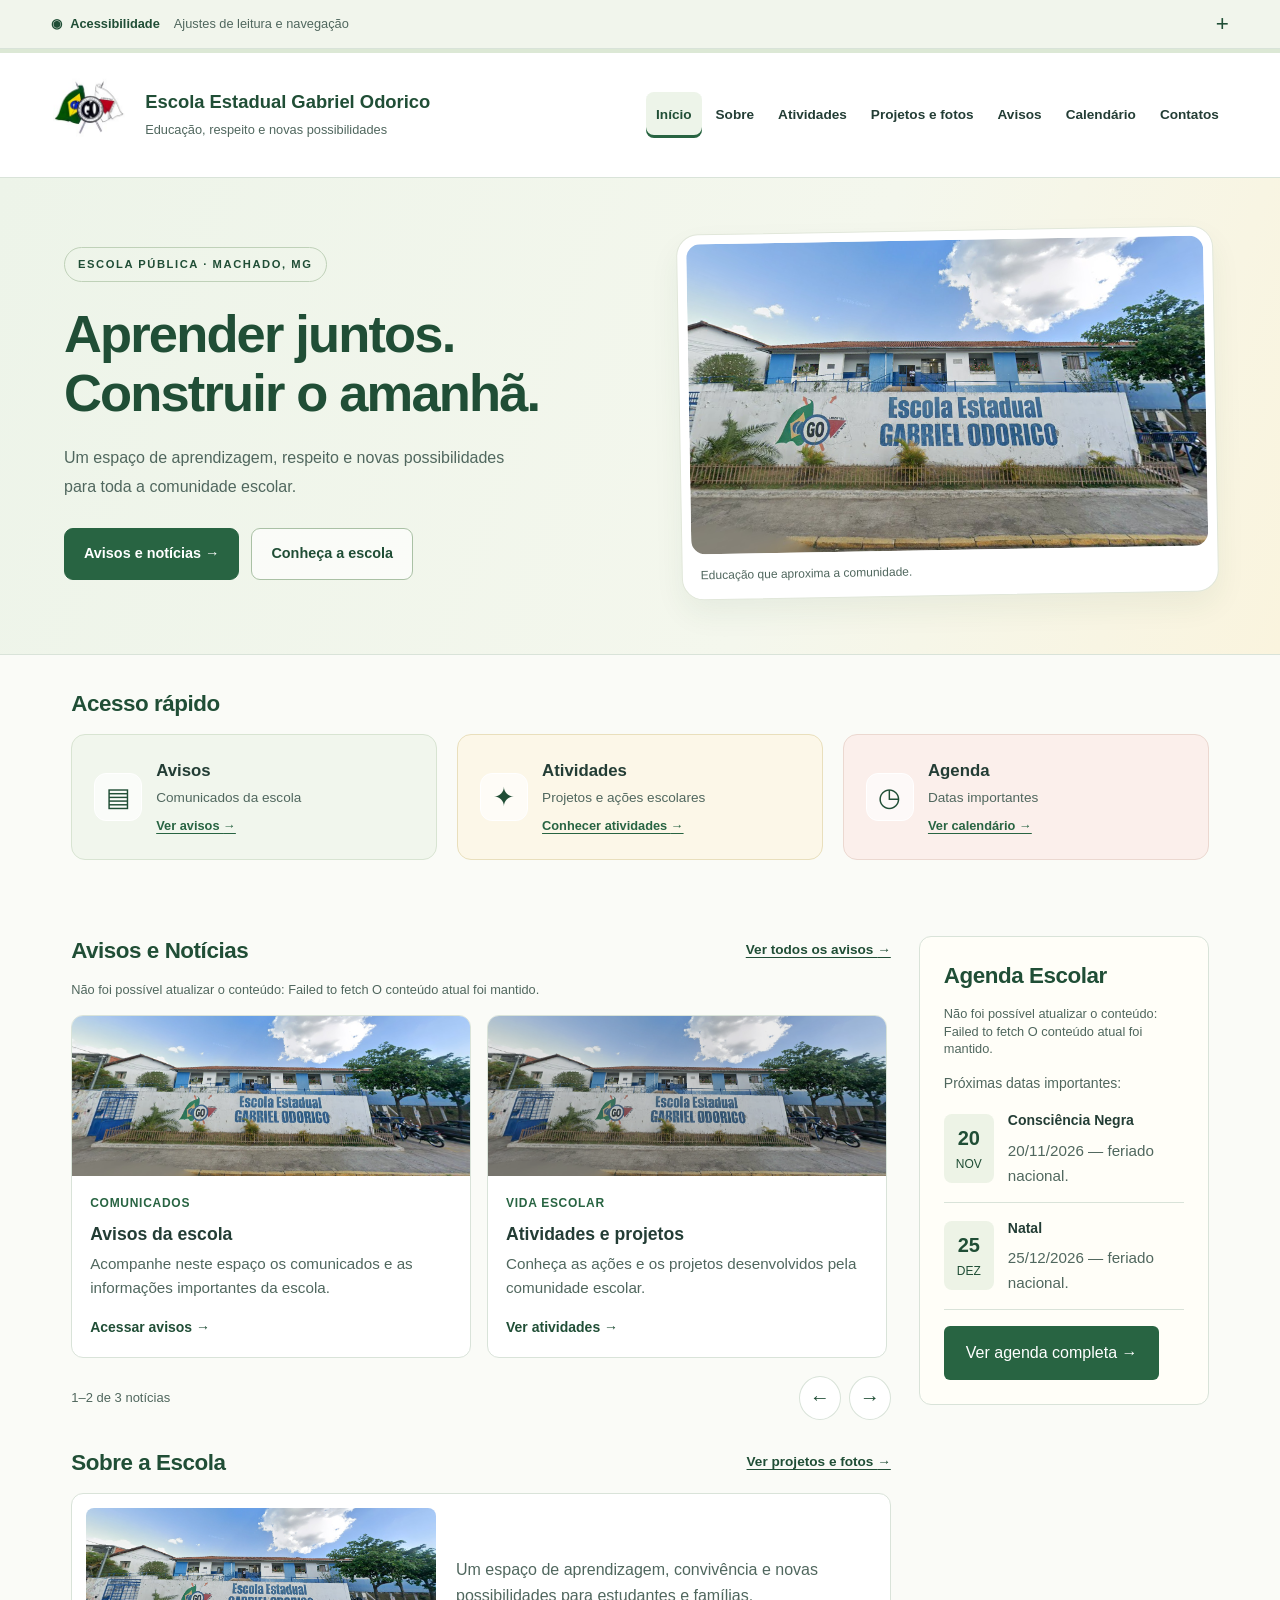
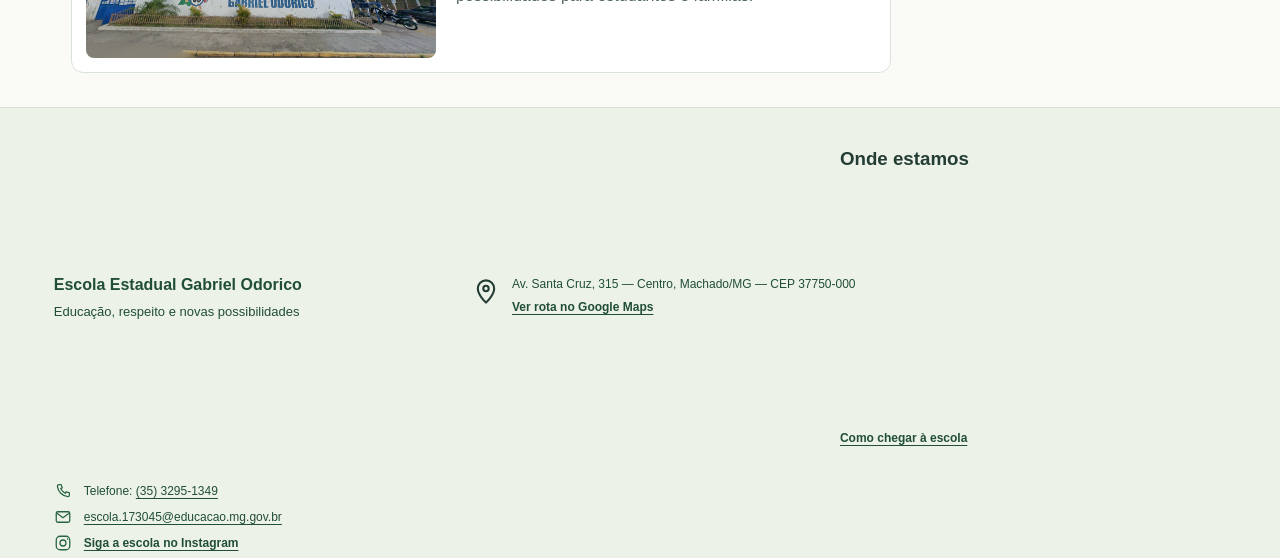
<file: index.html>
<!doctype html>
<html lang="pt-BR"><head><meta charset="utf-8"><meta name="viewport" content="width=device-width,initial-scale=1"><title>Escola Estadual Gabriel Odorico</title><meta http-equiv="refresh" content="0;url=site-escola-gabriel-odorico-planilha-agenda/site-escola-gabriel-odorico-main/index.html"></head><body><h1>Escola Estadual Gabriel Odorico</h1><p><a href="site-escola-gabriel-odorico-planilha-agenda/site-escola-gabriel-odorico-main/index.html">Abrir o site da escola</a></p></body></html>
</file>
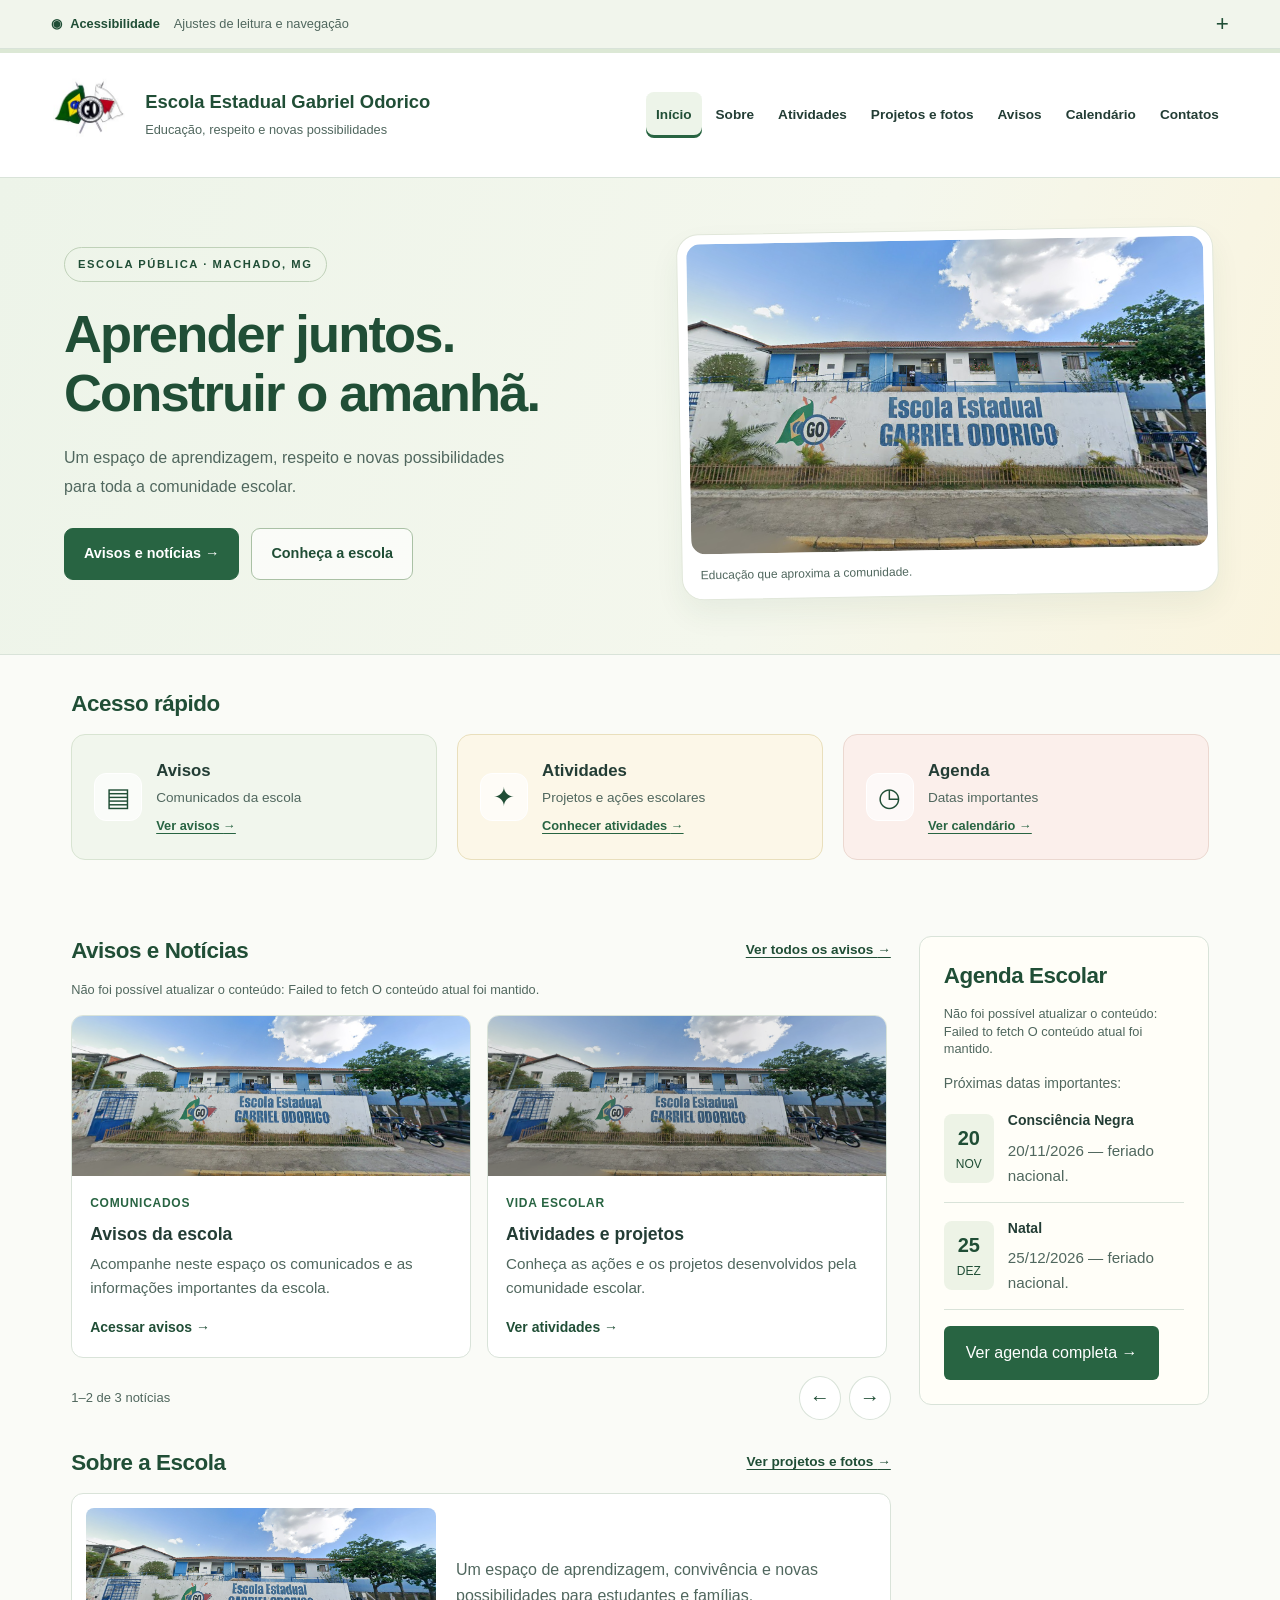
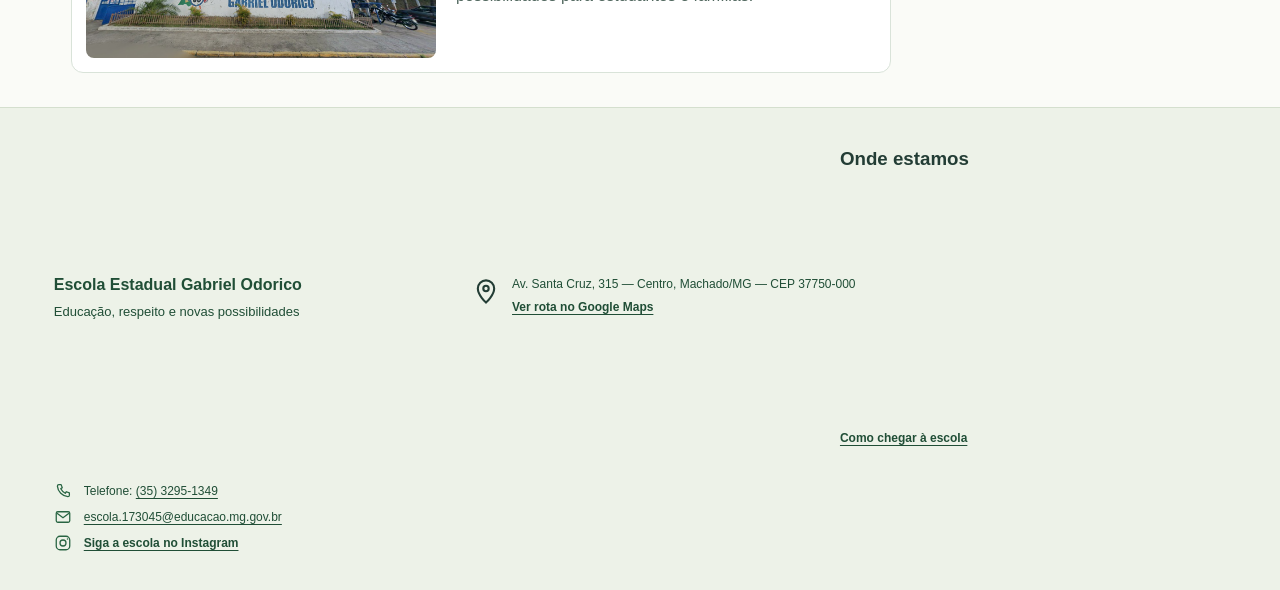
<file: site-escola-gabriel-odorico-planilha-agenda/site-escola-gabriel-odorico-main/index.html>
<!DOCTYPE html>
<html lang="pt-BR">

<head>
    <meta charset="UTF-8">
    <meta name="viewport" content="width=device-width, initial-scale=1.0">
    <meta name="description" content="Conheça a Escola Estadual Gabriel Odorico, acompanhe avisos e consulte a agenda escolar.">

    <title>Escola Estadual Gabriel Odorico</title>

    <link rel="stylesheet" href="style.css?v=20261108-contatos-a11y">
</head>

<body>

    <a class="pular-conteudo" href="#conteudo">Pular para o conteúdo</a>
    <details class="painel-acessibilidade" id="preferenciasAcessibilidade">
        <summary aria-controls="opcoesAcessibilidade"><span class="titulo-painel-acessibilidade"><span aria-hidden="true">◉</span> Acessibilidade</span><span class="resumo-acessibilidade">Ajustes de leitura e navegação</span><span class="indicador-painel" aria-hidden="true">+</span></summary>
        <div class="acessibilidade" id="opcoesAcessibilidade" role="group" aria-label="Preferências de acessibilidade">
            <div class="acoes-acessibilidade"><button type="button" id="restaurarPreferencias">Restaurar preferências</button><button type="button" id="fecharAcessibilidade">Fechar opções <span aria-hidden="true">×</span></button></div>
            <div class="grupo-acessibilidade"><span>Tamanho do texto</span><div>
                <button type="button" id="diminuirFonte" aria-label="Diminuir tamanho do texto">A−</button>
                <output id="escalaFonte" aria-label="Tamanho atual do texto">100%</output>
                <button type="button" id="aumentarFonte" aria-label="Aumentar tamanho do texto">A+</button>
                <button type="button" id="restaurarFonte">Texto normal</button>
            </div></div>
            <div class="opcoes-acessibilidade">
                <button type="button" id="altoContraste" aria-pressed="false">Alto contraste</button>
                <button type="button" id="coresAcessiveis" aria-pressed="false">Cores alternativas</button>
                <button type="button" id="reduzirAnimacoes" aria-pressed="false">Reduzir movimentos</button>
                <button type="button" id="espacarTexto" aria-pressed="false">Mais espaço no texto</button>
                <button type="button" id="destacarLinks" aria-pressed="false">Destacar links</button>
            </div>
            <p class="ajuda-acessibilidade">Use Tab para navegar, Enter para ativar e Esc para fechar os controles. Suas preferências ficam salvas neste navegador.</p>
            <span class="status-acessibilidade" id="statusAcessibilidade" role="status" aria-live="polite"></span>
        </div>
    </details>

<header class="cabecalho">

        <div class="logo">
            <img src="515514932_17965787864923751_4791740859324778420_n.jpg" alt="Brasão da Escola Estadual Gabriel Odorico">
        </div>

        <div class="identidade">

            <h1>Escola Estadual Gabriel Odorico</h1>

            <p>Educação, respeito e novas possibilidades</p>

        </div>

        <button
            class="menu-mobile"
            id="menuMobile"
            aria-label="Abrir menu"
            aria-expanded="false">

            ☰

        </button>

        <nav class="menu" id="menu" aria-label="Navegação principal">

            <a href="index.html" class="ativo" aria-current="page">Início</a>
            <a href="sobre.html">Sobre</a>
            <a href="atividades.html">Atividades</a>
            <a href="projetos.html">Projetos e fotos</a>
            <a href="noticias.html">Avisos</a>
            <a href="calendario.html">Calendário</a>
            <a href="contatos.html">Contatos</a>
        </nav>

    </header>


    <!-- BANNER PRINCIPAL -->

    <section class="banner" aria-labelledby="tituloInicio">

        <div class="banner-texto">

            <span class="sobretitulo-banner">ESCOLA PÚBLICA · MACHADO, MG</span>
            <h2 id="tituloInicio">Aprender juntos.<br>Construir o amanhã.</h2>

            <p>
                Um espaço de aprendizagem, respeito e novas possibilidades para toda a comunidade escolar.
            </p>

            <div class="acoes-banner"><a href="noticias.html" class="botao">Avisos e notícias <span aria-hidden="true">→</span></a><a href="sobre.html" class="botao botao-secundario">Conheça a escola</a></div>

        </div>

        <div class="banner-imagem">

            <img
                src="Foto.png"
                alt="Fachada da Escola Estadual Gabriel Odorico em Machado"><span class="legenda-banner">Educação que aproxima a comunidade.</span>

        </div>

    </section>


    <!-- ATALHOS RÁPIDOS -->

    <section class="container">

        <div class="titulo-secao">

            <h2>Acesso rápido</h2>

        </div>

        <div class="atalhos">

            <a href="noticias.html" class="atalho">
                <span class="icone" aria-hidden="true">▤</span>
                <h3>Avisos</h3>
                <p>Comunicados da escola</p>
                <span class="atalho-link">Ver avisos <span aria-hidden="true">→</span></span>
            </a>

            <a href="atividades.html" class="atalho">
                <span class="icone" aria-hidden="true">✦</span>
                <h3>Atividades</h3>
                <p>Projetos e ações escolares</p>
                <span class="atalho-link">Conhecer atividades <span aria-hidden="true">→</span></span>
            </a>

            <a href="calendario.html" class="atalho">
                <span class="icone" aria-hidden="true">◷</span>
                <h3>Agenda</h3>
                <p>Datas importantes</p>
                <span class="atalho-link">Ver calendário <span aria-hidden="true">→</span></span>
            </a>

        </div>

    </section>


    <!-- CONTEÚDO PRINCIPAL -->

    <main class="container" id="conteudo" tabindex="-1">

        <div class="conteudo-principal">

            <!-- COLUNA PRINCIPAL -->

            <div class="coluna-principal">


                <!-- AVISOS E NOTÍCIAS -->

                <section class="noticias-section" id="avisos">

                    <div class="titulo-secao">

                        <h2>Avisos e Notícias</h2>

                        <a href="noticias.html">Ver todos os avisos <span aria-hidden="true">→</span></a>

                    </div>

                    <p class="feed-status" id="feedStatus" role="status" aria-live="polite">

                    </p>

                    <div class="carrossel-noticias" role="group" aria-label="Carrossel de avisos e notícias">
                        <div class="noticias" id="carrosselNoticias" tabindex="0" aria-label="Notícias; use os botões anterior e próxima para navegar">
                            <article class="noticia">
                                <img class="imagem-noticia" src="Foto.png" alt="">

                                <div class="noticia-conteudo">
                                    <small>Comunicados</small>
                                    <h3>Avisos da escola</h3>
                                    <p>Acompanhe neste espaço os comunicados e as informações importantes da escola.</p>
                                    <a href="noticias.html">Acessar avisos <span aria-hidden="true">→</span></a>
                                </div>
                            </article>

                            <article class="noticia">
                                <img class="imagem-noticia imagem-noticia-alternativa" src="Foto.png" alt="">
                                <div class="noticia-conteudo">
                                    <small>Vida escolar</small>
                                    <h3>Atividades e projetos</h3>
                                    <p>Conheça as ações e os projetos desenvolvidos pela comunidade escolar.</p>
                                    <a href="atividades.html">Ver atividades <span aria-hidden="true">→</span></a>
                                </div>
                            </article>

                            <article class="noticia">
                                <img class="imagem-noticia imagem-noticia-comunidade" src="Foto.png" alt="">
                                <div class="noticia-conteudo">
                                    <small>Informações</small>
                                    <h3>Novidades da comunidade</h3>
                                    <p>Consulte as atualizações e participe da vida escolar.</p>
                                    <a href="noticias.html">Ver novidades <span aria-hidden="true">→</span></a>
                                </div>
                            </article>
                        </div>
                        <div class="controles-carrossel">
                            <span id="posicaoCarrossel" role="status" aria-live="polite">1–2 de 3 notícias</span>
                            <div class="botoes-carrossel">
                                <button type="button" id="noticiaAnterior" aria-label="Mostrar notícias anteriores">←</button>
                                <button type="button" id="proximaNoticia" aria-label="Mostrar próximas notícias">→</button>
                            </div>
                        </div>
                    </div>

                </section>


                <!-- DESTAQUES DA ESCOLA -->

                <section class="destaques" id="sobre">

                    <div class="titulo-secao">

                        <h2>Sobre a Escola</h2>

                        <a href="projetos.html">Ver projetos e fotos <span aria-hidden="true">→</span></a>

                    </div>

                    <div class="apresentacao-escola">
                        <img src="Foto.png" alt="Registro da Escola Estadual Gabriel Odorico">
                        <p>
                            Um espaço de aprendizagem, convivência e novas possibilidades para estudantes e famílias.
                        </p>
                    </div>

                </section>

            </div>


            <!-- PRÉVIA DA AGENDA ESCOLAR -->

            <aside class="eventos" aria-labelledby="agendaInicio">
                <h2 id="agendaInicio">Agenda Escolar</h2>
                <p class="feed-status" id="agendaStatus" role="status" aria-live="polite"></p>
                <p>Próximas datas importantes:</p>

                <div class="evento">
                    <div class="data"><strong>20</strong><span>NOV</span></div>
                    <div>
                        <h3>Consciência Negra</h3>
                        <p>20/11/2026 — feriado nacional.</p>
                    </div>
                </div>

                <div class="evento">
                    <div class="data"><strong>25</strong><span>DEZ</span></div>
                    <div>
                        <h3>Natal</h3>
                        <p>25/12/2026 — feriado nacional.</p>
                    </div>
                </div>

                <a class="botao" href="calendario.html">Ver agenda completa →</a>
            </aside>

        </div>

    </main>


    <!-- RODAPÉ -->

    <footer class="rodape" id="contato">


        <!-- NOME DA ESCOLA -->

        <div class="rodape-escola">

            <h3>Escola Estadual Gabriel Odorico</h3>

            <p>
                Educação, respeito e novas possibilidades
            </p>

        </div>


        <!-- ENDEREÇO -->

        <div class="rodape-endereco">

            <svg class="icone-localizacao" aria-hidden="true" viewBox="0 0 24 24">
                <path d="M12 21s7-6.2 7-12a7 7 0 1 0-14 0c0 5.8 7 12 7 12Z" fill="none" stroke="currentColor" stroke-width="1.8"/>
                <circle cx="12" cy="9" r="2.3" fill="none" stroke="currentColor" stroke-width="1.8"/>
            </svg>

            <div class="endereco-texto">

                <p>
                    Av. Santa Cruz, 315 — Centro, Machado/MG — CEP 37750-000
                </p>

                <a class="link-mapa" href="https://www.google.com/maps/dir/?api=1&amp;destination=Escola+Estadual+Gabriel+Odorico" target="_blank" rel="noopener noreferrer">
                    Ver rota no Google Maps
                </a>

            </div>

        </div>


        <!-- MAPA INTERATIVO DA ESCOLA -->
        <div class="rodape-mapa">
            <h3>Onde estamos</h3>
            <iframe
                title="Mapa da Escola Estadual Gabriel Odorico em Machado, MG"
                src="https://www.google.com/maps?q=-21.6808297,-45.9228668&amp;z=17&amp;output=embed"
                width="100%"
                height="320"
                style="border:0;"
                loading="lazy"
                referrerpolicy="no-referrer-when-downgrade"
                allowfullscreen></iframe>
            <a class="link-mapa" href="https://www.google.com/maps/dir/?api=1&amp;destination=-21.6808297%2C-45.9228668" target="_blank" rel="noopener noreferrer">Como chegar à escola</a>
        </div>

        <!-- TELEFONE E EMAIL -->

        <div class="rodape-contato">

            <div class="contato-item">

                <svg aria-hidden="true" viewBox="0 0 24 24"><path d="M6.5 3.5h3l1.5 4-2 1.5a15 15 0 0 0 6 6l1.5-2 4 1.5v3c0 1.1-.9 2-2 2A15.5 15.5 0 0 1 4.5 5.5c0-1.1.9-2 2-2Z" fill="none" stroke="currentColor" stroke-width="1.7" stroke-linejoin="round"/></svg>

                <p>Telefone: <a href="tel:+553532951349">(35) 3295-1349</a></p>

            </div>

            <div class="contato-item">

                <svg aria-hidden="true" viewBox="0 0 24 24"><rect x="3" y="5" width="18" height="14" rx="2" fill="none" stroke="currentColor" stroke-width="1.7"/><path d="m4 7 8 6 8-6" fill="none" stroke="currentColor" stroke-width="1.7"/></svg>

                <p><a href="mailto:escola.173045@educacao.mg.gov.br">escola.173045@educacao.mg.gov.br</a></p>

            </div>

            <div class="contato-item">

                <svg aria-hidden="true" viewBox="0 0 24 24"><rect x="3" y="3" width="18" height="18" rx="5" fill="none" stroke="currentColor" stroke-width="1.7"/><circle cx="12" cy="12" r="4" fill="none" stroke="currentColor" stroke-width="1.7"/><circle cx="18" cy="6.5" r="1" fill="currentColor"/></svg>

                <a class="link-instagram" href="https://www.instagram.com/eegabrielodorico/" target="_blank" rel="noopener noreferrer">
                    Siga a escola no Instagram
                </a>

            </div>

        </div>



    </footer>

    <!-- JAVASCRIPT -->

    <script src="config.js"></script>
    <script src="script.js?v=20261108-contatos-a11y"></script>

</body>

</html>
</file>
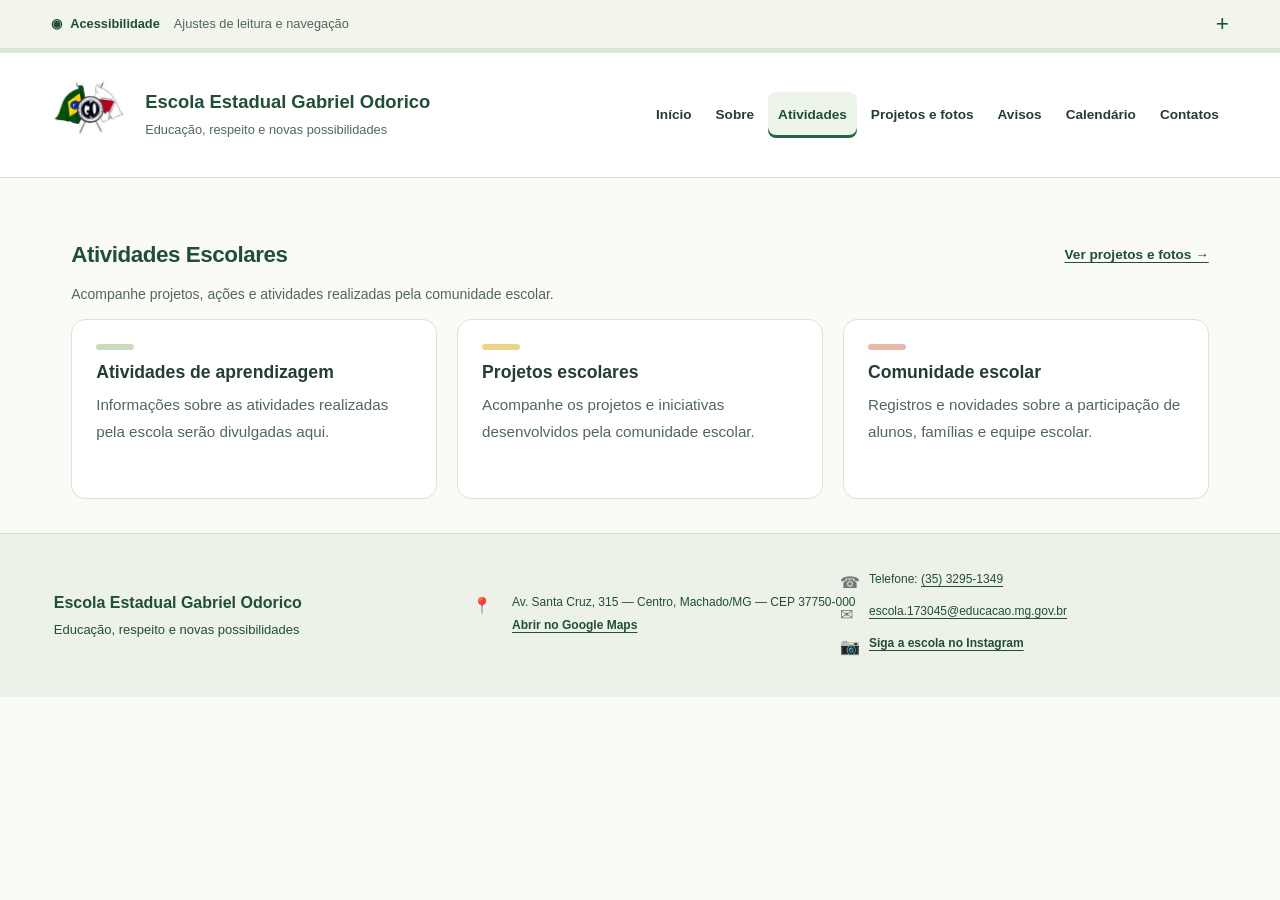
<file: site-escola-gabriel-odorico-planilha-agenda/site-escola-gabriel-odorico-main/atividades.html>
<!DOCTYPE html>
<html lang="pt-BR">

<head>
    <meta charset="UTF-8">
    <meta name="viewport" content="width=device-width, initial-scale=1.0">
    <meta name="description" content="Conheça projetos e atividades da Escola Estadual Gabriel Odorico.">
    <title>Atividades | Escola Estadual Gabriel Odorico</title>
    <link rel="stylesheet" href="style.css?v=20261108-contatos-a11y">
</head>

<body>
    <a class="pular-conteudo" href="#conteudo">Pular para o conteúdo</a>
    <details class="painel-acessibilidade" id="preferenciasAcessibilidade">
        <summary aria-controls="opcoesAcessibilidade"><span class="titulo-painel-acessibilidade"><span aria-hidden="true">◉</span> Acessibilidade</span><span class="resumo-acessibilidade">Ajustes de leitura e navegação</span><span class="indicador-painel" aria-hidden="true">+</span></summary>
        <div class="acessibilidade" id="opcoesAcessibilidade" role="group" aria-label="Preferências de acessibilidade">
            <div class="acoes-acessibilidade"><button type="button" id="restaurarPreferencias">Restaurar preferências</button><button type="button" id="fecharAcessibilidade">Fechar opções <span aria-hidden="true">×</span></button></div>
            <div class="grupo-acessibilidade"><span>Tamanho do texto</span><div>
                <button type="button" id="diminuirFonte" aria-label="Diminuir tamanho do texto">A−</button>
                <output id="escalaFonte" aria-label="Tamanho atual do texto">100%</output>
                <button type="button" id="aumentarFonte" aria-label="Aumentar tamanho do texto">A+</button>
                <button type="button" id="restaurarFonte">Texto normal</button>
            </div></div>
            <div class="opcoes-acessibilidade">
                <button type="button" id="altoContraste" aria-pressed="false">Alto contraste</button>
                <button type="button" id="coresAcessiveis" aria-pressed="false">Cores alternativas</button>
                <button type="button" id="reduzirAnimacoes" aria-pressed="false">Reduzir movimentos</button>
                <button type="button" id="espacarTexto" aria-pressed="false">Mais espaço no texto</button>
                <button type="button" id="destacarLinks" aria-pressed="false">Destacar links</button>
            </div>
            <p class="ajuda-acessibilidade">Use Tab para navegar, Enter para ativar e Esc para fechar os controles. Suas preferências ficam salvas neste navegador.</p>
            <span class="status-acessibilidade" id="statusAcessibilidade" role="status" aria-live="polite"></span>
        </div>
    </details>

    <header class="cabecalho">
        <div class="logo">
            <img src="515514932_17965787864923751_4791740859324778420_n.jpg" alt="Brasão da Escola Estadual Gabriel Odorico">
        </div>
        <div class="identidade">
            <h1>Escola Estadual Gabriel Odorico</h1>
            <p>Educação, respeito e novas possibilidades</p>
        </div>
        <button class="menu-mobile" id="menuMobile" aria-label="Abrir menu" aria-expanded="false">☰</button>
        <nav class="menu" id="menu" aria-label="Navegação principal">
            <a href="index.html">Início</a>
            <a href="sobre.html">Sobre</a>
            <a href="atividades.html" class="ativo" aria-current="page">Atividades</a>
            <a href="projetos.html">Projetos e fotos</a>
            <a href="noticias.html">Avisos</a>
            <a href="calendario.html">Calendário</a>
            <a href="contatos.html">Contatos</a>
        </nav>
    </header>

    <main class="container" id="conteudo" tabindex="-1">
        <section class="destaques" id="atividades">
            <div class="titulo-secao">
                <h2>Atividades Escolares</h2>
                <a href="projetos.html">Ver projetos e fotos →</a>
            </div>
            <p class="sobre-introducao">Acompanhe projetos, ações e atividades realizadas pela comunidade escolar.</p>
            <div class="destaques-cards">
                <article class="destaque">
                    <div class="imagem-placeholder" aria-hidden="true"></div>
                    <div class="destaque-conteudo">
                        <h3>Atividades de aprendizagem</h3>
                        <p>Informações sobre as atividades realizadas pela escola serão divulgadas aqui.</p>
                    </div>
                </article>
                <article class="destaque">
                    <div class="imagem-placeholder" aria-hidden="true"></div>
                    <div class="destaque-conteudo">
                        <h3>Projetos escolares</h3>
                        <p>Acompanhe os projetos e iniciativas desenvolvidos pela comunidade escolar.</p>
                    </div>
                </article>
                <article class="destaque">
                    <div class="imagem-placeholder" aria-hidden="true"></div>
                    <div class="destaque-conteudo">
                        <h3>Comunidade escolar</h3>
                        <p>Registros e novidades sobre a participação de alunos, famílias e equipe escolar.</p>
                    </div>
                </article>
            </div>
        </section>
    </main>

    <footer class="rodape" id="contato">
        <div class="rodape-escola">
            <h3>Escola Estadual Gabriel Odorico</h3>
            <p>Educação, respeito e novas possibilidades</p>
        </div>
        <div class="rodape-endereco">
            <span class="icone-localizacao" aria-hidden="true">📍</span>
            <div class="endereco-texto">
                <p>Av. Santa Cruz, 315 — Centro, Machado/MG — CEP 37750-000</p>
                <a class="link-mapa" href="https://www.google.com/maps/search/?api=1&amp;query=Av.+Santa+Cruz+315+Machado+MG" target="_blank" rel="noopener noreferrer">Abrir no Google Maps</a>
            </div>
        </div>
        <div class="rodape-contato">
            <div class="contato-item"><span aria-hidden="true">☎</span><p>Telefone: <a href="tel:+553532951349">(35) 3295-1349</a></p></div>
            <div class="contato-item"><span aria-hidden="true">✉</span><p><a href="mailto:escola.173045@educacao.mg.gov.br">escola.173045@educacao.mg.gov.br</a></p></div>
            <div class="contato-item"><span aria-hidden="true">📷</span><a class="link-instagram" href="https://www.instagram.com/eegabrielodorico/" target="_blank" rel="noopener noreferrer">Siga a escola no Instagram</a></div>
        </div>

    </footer>

<script src="config.js"></script>
    <script src="script.js?v=20261108-contatos-a11y"></script>
</body>

</html>
</file>
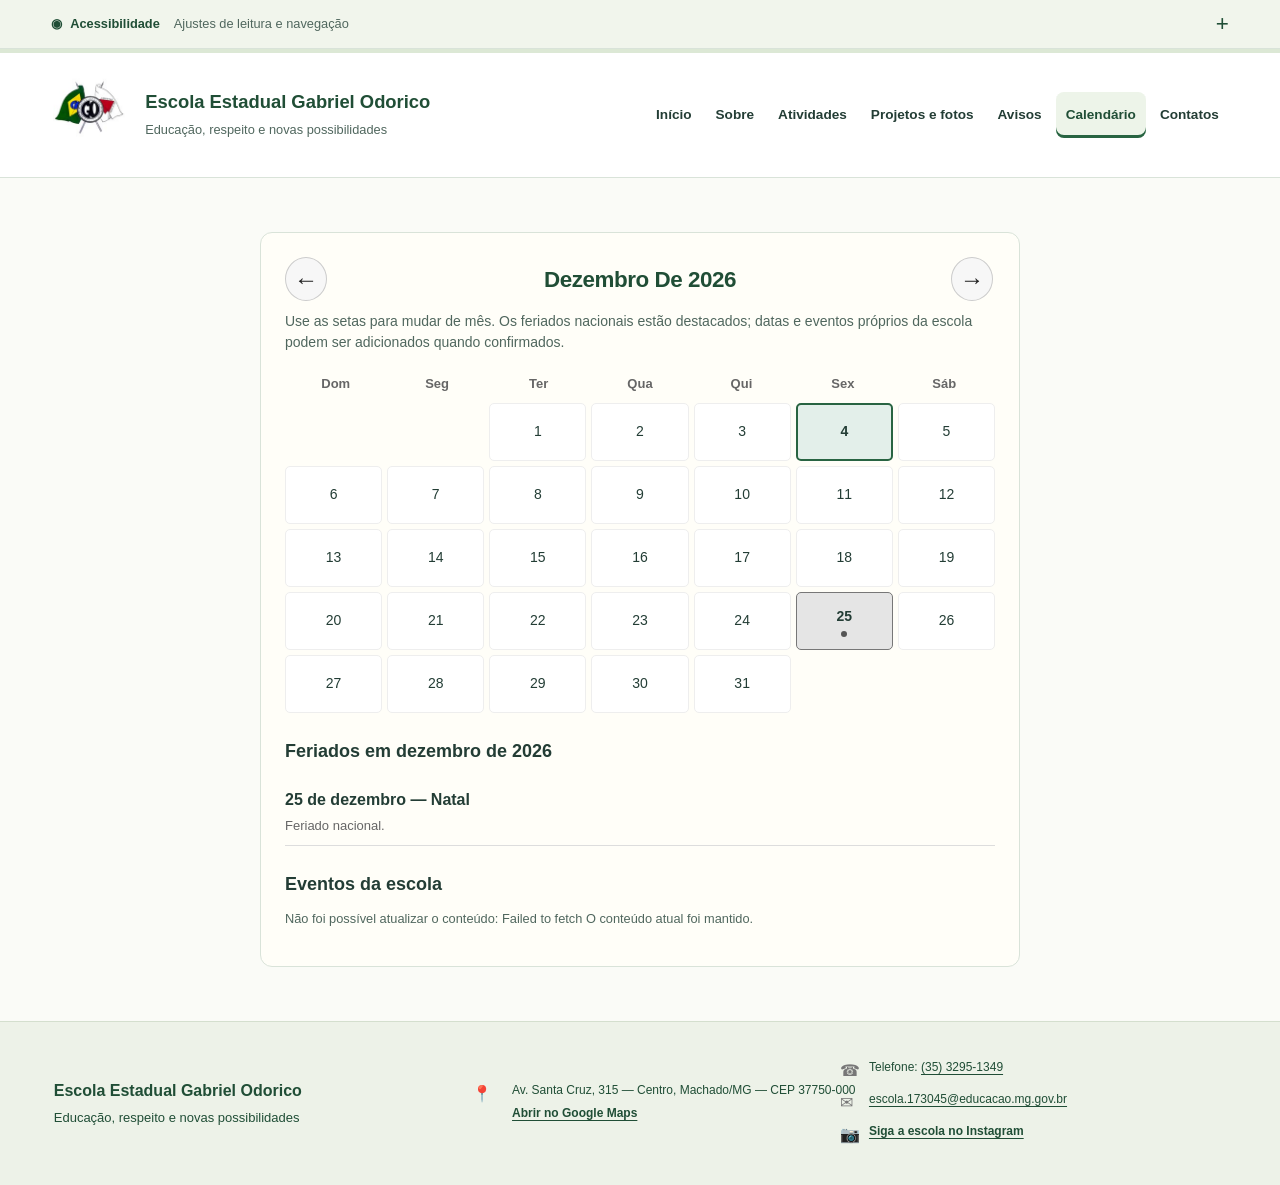
<file: site-escola-gabriel-odorico-planilha-agenda/site-escola-gabriel-odorico-main/calendario.html>
<!DOCTYPE html>
<html lang="pt-BR">

<head>
    <meta charset="UTF-8">
    <meta name="viewport" content="width=device-width, initial-scale=1.0">
    <meta name="description" content="Consulte feriados nacionais e datas importantes da Escola Estadual Gabriel Odorico.">
    <title>Calendário | Escola Estadual Gabriel Odorico</title>
    <link rel="stylesheet" href="style.css?v=20261108-contatos-a11y">
</head>

<body>
    <a class="pular-conteudo" href="#conteudo">Pular para o conteúdo</a>
    <details class="painel-acessibilidade" id="preferenciasAcessibilidade">
        <summary aria-controls="opcoesAcessibilidade"><span class="titulo-painel-acessibilidade"><span aria-hidden="true">◉</span> Acessibilidade</span><span class="resumo-acessibilidade">Ajustes de leitura e navegação</span><span class="indicador-painel" aria-hidden="true">+</span></summary>
        <div class="acessibilidade" id="opcoesAcessibilidade" role="group" aria-label="Preferências de acessibilidade">
            <div class="acoes-acessibilidade"><button type="button" id="restaurarPreferencias">Restaurar preferências</button><button type="button" id="fecharAcessibilidade">Fechar opções <span aria-hidden="true">×</span></button></div>
            <div class="grupo-acessibilidade"><span>Tamanho do texto</span><div>
                <button type="button" id="diminuirFonte" aria-label="Diminuir tamanho do texto">A−</button>
                <output id="escalaFonte" aria-label="Tamanho atual do texto">100%</output>
                <button type="button" id="aumentarFonte" aria-label="Aumentar tamanho do texto">A+</button>
                <button type="button" id="restaurarFonte">Texto normal</button>
            </div></div>
            <div class="opcoes-acessibilidade">
                <button type="button" id="altoContraste" aria-pressed="false">Alto contraste</button>
                <button type="button" id="coresAcessiveis" aria-pressed="false">Cores alternativas</button>
                <button type="button" id="reduzirAnimacoes" aria-pressed="false">Reduzir movimentos</button>
                <button type="button" id="espacarTexto" aria-pressed="false">Mais espaço no texto</button>
                <button type="button" id="destacarLinks" aria-pressed="false">Destacar links</button>
            </div>
            <p class="ajuda-acessibilidade">Use Tab para navegar, Enter para ativar e Esc para fechar os controles. Suas preferências ficam salvas neste navegador.</p>
            <span class="status-acessibilidade" id="statusAcessibilidade" role="status" aria-live="polite"></span>
        </div>
    </details>

    <header class="cabecalho">
        <div class="logo">
            <img src="515514932_17965787864923751_4791740859324778420_n.jpg" alt="Brasão da Escola Estadual Gabriel Odorico">
        </div>
        <div class="identidade">
            <h1>Escola Estadual Gabriel Odorico</h1>
            <p>Educação, respeito e novas possibilidades</p>
        </div>
        <button class="menu-mobile" id="menuMobile" aria-label="Abrir menu" aria-expanded="false">☰</button>
        <nav class="menu" id="menu" aria-label="Navegação principal">
            <a href="index.html">Início</a>
            <a href="sobre.html">Sobre</a>
            <a href="atividades.html">Atividades</a>
            <a href="projetos.html">Projetos e fotos</a>
            <a href="noticias.html">Avisos</a>
            <a href="calendario.html" class="ativo" aria-current="page">Calendário</a>
            <a href="contatos.html">Contatos</a>
        </nav>
    </header>

    <main class="container" id="conteudo" tabindex="-1">
        <section class="eventos calendario-pagina" aria-labelledby="tituloCalendario">
            <div class="navegacao-calendario">
                <button type="button" class="seta-calendario" id="mesAnterior" aria-label="Ver mês anterior">←</button>
                <h2 id="tituloCalendario" aria-live="polite">Novembro de 2026</h2>
                <button type="button" class="seta-calendario" id="mesProximo" aria-label="Ver próximo mês">→</button>
            </div>
            <p class="sobre-introducao">
                Use as setas para mudar de mês. Os feriados nacionais estão destacados; datas e eventos próprios da escola podem ser adicionados quando confirmados.
            </p>

            <div class="calendario-mensal" aria-label="Calendário do mês">
                <div class="dias-semana" aria-hidden="true">
                    <span>Dom</span><span>Seg</span><span>Ter</span><span>Qua</span><span>Qui</span><span>Sex</span><span>Sáb</span>
                </div>
                <div class="grade-calendario" id="gradeCalendario" role="list" aria-labelledby="tituloCalendario"></div>
            </div>

            <section class="lista-feriados-mes" aria-labelledby="tituloFeriados">
                <h3 id="tituloFeriados" aria-live="polite">Feriados e datas importantes</h3>
                <div id="listaFeriados"></div>
                <p id="semFeriados" hidden>Não há feriados nacionais cadastrados para este mês.</p>
            </section>

            <section class="lista-eventos-escola" aria-labelledby="tituloEventosEscola">
                <h3 id="tituloEventosEscola">Eventos da escola</h3>
                <p class="feed-status" id="agendaStatus" role="status" aria-live="polite"></p>
                <div id="listaEventosEscola"></div>
            </section>
        </section>
    </main>

    <footer class="rodape" id="contato">
        <div class="rodape-escola">
            <h3>Escola Estadual Gabriel Odorico</h3>
            <p>Educação, respeito e novas possibilidades</p>
        </div>
        <div class="rodape-endereco">
            <span class="icone-localizacao" aria-hidden="true">📍</span>
            <div class="endereco-texto">
                <p>Av. Santa Cruz, 315 — Centro, Machado/MG — CEP 37750-000</p>
                <a class="link-mapa" href="https://www.google.com/maps/search/?api=1&amp;query=Av.+Santa+Cruz+315+Machado+MG" target="_blank" rel="noopener noreferrer">Abrir no Google Maps</a>
            </div>
        </div>
        <div class="rodape-contato">
            <div class="contato-item"><span aria-hidden="true">☎</span><p>Telefone: <a href="tel:+553532951349">(35) 3295-1349</a></p></div>
            <div class="contato-item"><span aria-hidden="true">✉</span><p><a href="mailto:escola.173045@educacao.mg.gov.br">escola.173045@educacao.mg.gov.br</a></p></div>
            <div class="contato-item"><span aria-hidden="true">📷</span><a class="link-instagram" href="https://www.instagram.com/eegabrielodorico/" target="_blank" rel="noopener noreferrer">Siga a escola no Instagram</a></div>
        </div>

    </footer>

<script src="config.js"></script>
    <script src="script.js?v=20261108-contatos-a11y"></script>
</body>

</html>
</file>
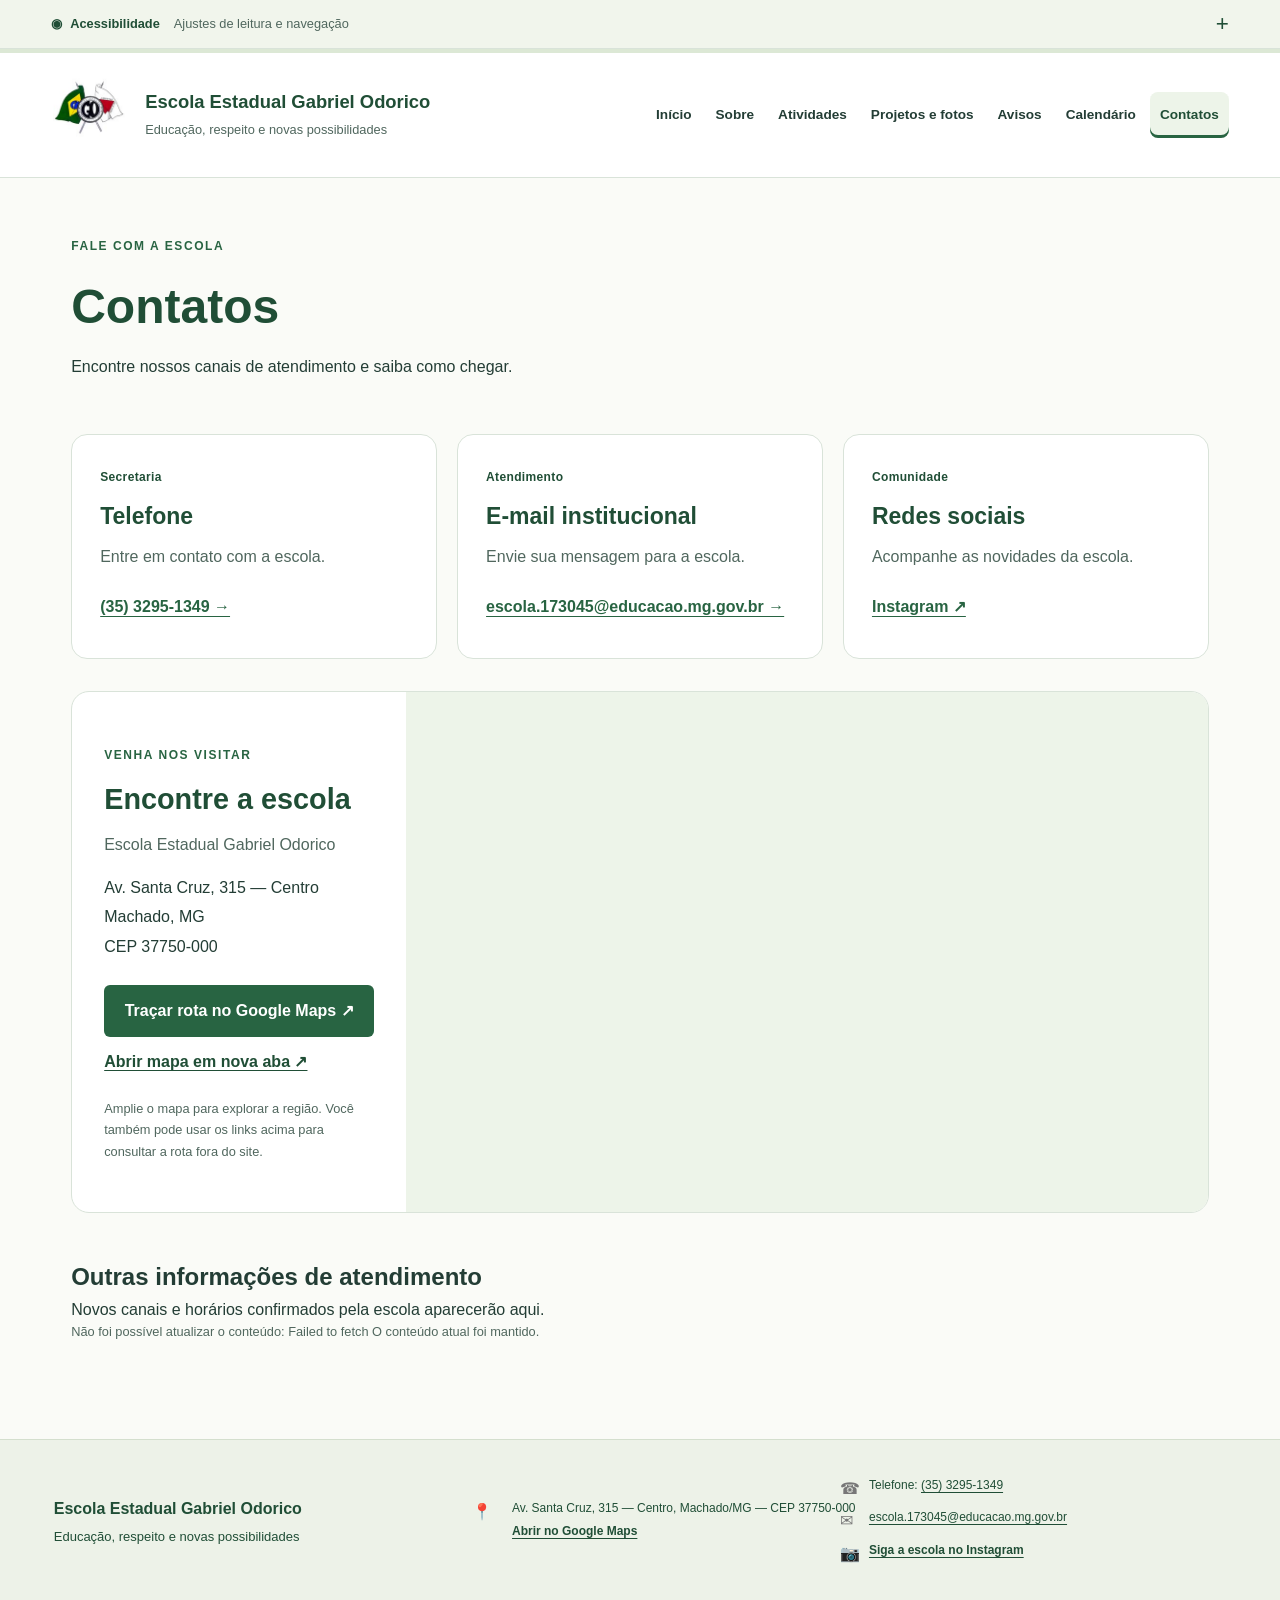
<file: site-escola-gabriel-odorico-planilha-agenda/site-escola-gabriel-odorico-main/contatos.html>
<!DOCTYPE html>
<html lang="pt-BR">

<head>
    <meta charset="UTF-8">
    <meta name="viewport" content="width=device-width, initial-scale=1.0">
    <meta name="description" content="Veja os canais de contato da Escola Estadual Gabriel Odorico.">
    <title>Contatos | Escola Estadual Gabriel Odorico</title>
    <link rel="stylesheet" href="style.css?v=20261108-contatos-a11y">
</head>

<body>
    <a class="pular-conteudo" href="#conteudo">Pular para o conteúdo</a>
    <details class="painel-acessibilidade" id="preferenciasAcessibilidade">
        <summary aria-controls="opcoesAcessibilidade"><span class="titulo-painel-acessibilidade"><span aria-hidden="true">◉</span> Acessibilidade</span><span class="resumo-acessibilidade">Ajustes de leitura e navegação</span><span class="indicador-painel" aria-hidden="true">+</span></summary>
        <div class="acessibilidade" id="opcoesAcessibilidade" role="group" aria-label="Preferências de acessibilidade">
            <div class="acoes-acessibilidade"><button type="button" id="restaurarPreferencias">Restaurar preferências</button><button type="button" id="fecharAcessibilidade">Fechar opções <span aria-hidden="true">×</span></button></div>
            <div class="grupo-acessibilidade"><span>Tamanho do texto</span><div>
                <button type="button" id="diminuirFonte" aria-label="Diminuir tamanho do texto">A−</button>
                <output id="escalaFonte" aria-label="Tamanho atual do texto">100%</output>
                <button type="button" id="aumentarFonte" aria-label="Aumentar tamanho do texto">A+</button>
                <button type="button" id="restaurarFonte">Texto normal</button>
            </div></div>
            <div class="opcoes-acessibilidade">
                <button type="button" id="altoContraste" aria-pressed="false">Alto contraste</button>
                <button type="button" id="coresAcessiveis" aria-pressed="false">Cores alternativas</button>
                <button type="button" id="reduzirAnimacoes" aria-pressed="false">Reduzir movimentos</button>
                <button type="button" id="espacarTexto" aria-pressed="false">Mais espaço no texto</button>
                <button type="button" id="destacarLinks" aria-pressed="false">Destacar links</button>
            </div>
            <p class="ajuda-acessibilidade">Use Tab para navegar, Enter para ativar e Esc para fechar os controles. Suas preferências ficam salvas neste navegador.</p>
            <span class="status-acessibilidade" id="statusAcessibilidade" role="status" aria-live="polite"></span>
        </div>
    </details>

    <header class="cabecalho">
        <div class="logo">
            <img src="515514932_17965787864923751_4791740859324778420_n.jpg" alt="Brasão da Escola Estadual Gabriel Odorico">
        </div>
        <div class="identidade">
            <h1>Escola Estadual Gabriel Odorico</h1>
            <p>Educação, respeito e novas possibilidades</p>
        </div>
        <button class="menu-mobile" id="menuMobile" aria-label="Abrir menu" aria-expanded="false">☰</button>
        <nav class="menu" id="menu" aria-label="Navegação principal">
            <a href="index.html">Início</a>
            <a href="sobre.html">Sobre</a>
            <a href="atividades.html">Atividades</a>
            <a href="projetos.html">Projetos e fotos</a>
            <a href="noticias.html">Avisos</a>
            <a href="calendario.html">Calendário</a>
            <a href="contatos.html" class="ativo" aria-current="page">Contatos</a>
        </nav>
    </header>

    <main class="container pagina-contatos" id="conteudo" tabindex="-1">
        <div class="cabecalho-pagina"><span class="sobretitulo">FALE COM A ESCOLA</span><h2>Contatos</h2><p>Encontre nossos canais de atendimento e saiba como chegar.</p></div>
        <div class="contatos-grid canais-contato">
            <article class="contato-card"><span class="etiqueta">Secretaria</span><h3>Telefone</h3><p>Entre em contato com a escola.</p><a href="tel:+553532951349">(35) 3295-1349 →</a></article>
            <article class="contato-card"><span class="etiqueta">Atendimento</span><h3>E-mail institucional</h3><p>Envie sua mensagem para a escola.</p><a href="mailto:escola.173045@educacao.mg.gov.br">escola.173045@educacao.mg.gov.br →</a></article>
            <article class="contato-card"><span class="etiqueta">Comunidade</span><h3>Redes sociais</h3><p>Acompanhe as novidades da escola.</p><a href="https://www.instagram.com/eegabrielodorico/" target="_blank" rel="noopener noreferrer">Instagram ↗</a></article>

        </div>
        <section class="localizacao-contato" aria-labelledby="tituloLocalizacao">
            <div class="localizacao-info">
                <span class="sobretitulo">VENHA NOS VISITAR</span>
                <h2 id="tituloLocalizacao">Encontre a escola</h2>
                <p>Escola Estadual Gabriel Odorico</p>
                <address>Av. Santa Cruz, 315 — Centro<br>Machado, MG<br>CEP 37750-000</address>
                <a class="botao botao-rota" href="https://www.google.com/maps/dir/?api=1&amp;destination=-21.6808297%2C-45.9228668" target="_blank" rel="noopener noreferrer">Traçar rota no Google Maps ↗</a>
                <a class="link-mapa-completo" href="https://www.google.com/maps?q=-21.6808297%2C-45.9228668&amp;z=17" target="_blank" rel="noopener noreferrer">Abrir mapa em nova aba ↗</a>
                <p class="ajuda-mapa">Amplie o mapa para explorar a região. Você também pode usar os links acima para consultar a rota fora do site.</p>
            </div>
            <div class="mapa-contato">
                <iframe title="Localização da Escola Estadual Gabriel Odorico em Machado, Minas Gerais" src="https://www.google.com/maps?q=-21.6808297,-45.9228668&amp;z=17&amp;output=embed" width="100%" height="520" loading="lazy" referrerpolicy="no-referrer-when-downgrade" allowfullscreen></iframe>
            </div>
        </section>
        <section aria-labelledby="tituloOutrosContatos"><h2 id="tituloOutrosContatos">Outras informações de atendimento</h2><p>Novos canais e horários confirmados pela escola aparecerão aqui.</p><p class="feed-status" id="feedStatus" role="status" aria-live="polite"></p><div class="contatos-grid" id="contatosExtras"></div></section>
    </main>

    <footer class="rodape" id="contato">
        <div class="rodape-escola">
            <h3>Escola Estadual Gabriel Odorico</h3>
            <p>Educação, respeito e novas possibilidades</p>
        </div>
        <div class="rodape-endereco">
            <span class="icone-localizacao" aria-hidden="true">📍</span>
            <div class="endereco-texto">
                <p>Av. Santa Cruz, 315 — Centro, Machado/MG — CEP 37750-000</p>
                <a class="link-mapa" href="https://www.google.com/maps/search/?api=1&amp;query=Av.+Santa+Cruz+315+Machado+MG" target="_blank" rel="noopener noreferrer">Abrir no Google Maps</a>
            </div>
        </div>
        <div class="rodape-contato">
            <div class="contato-item"><span aria-hidden="true">☎</span><p>Telefone: <a href="tel:+553532951349">(35) 3295-1349</a></p></div>
            <div class="contato-item"><span aria-hidden="true">✉</span><p><a href="mailto:escola.173045@educacao.mg.gov.br">escola.173045@educacao.mg.gov.br</a></p></div>
            <div class="contato-item"><span aria-hidden="true">📷</span><a class="link-instagram" href="https://www.instagram.com/eegabrielodorico/" target="_blank" rel="noopener noreferrer">Siga a escola no Instagram</a></div>
        </div>

    </footer>

<script src="config.js"></script>
    <script src="script.js?v=20261108-contatos-a11y"></script>
</body>

</html>
</file>
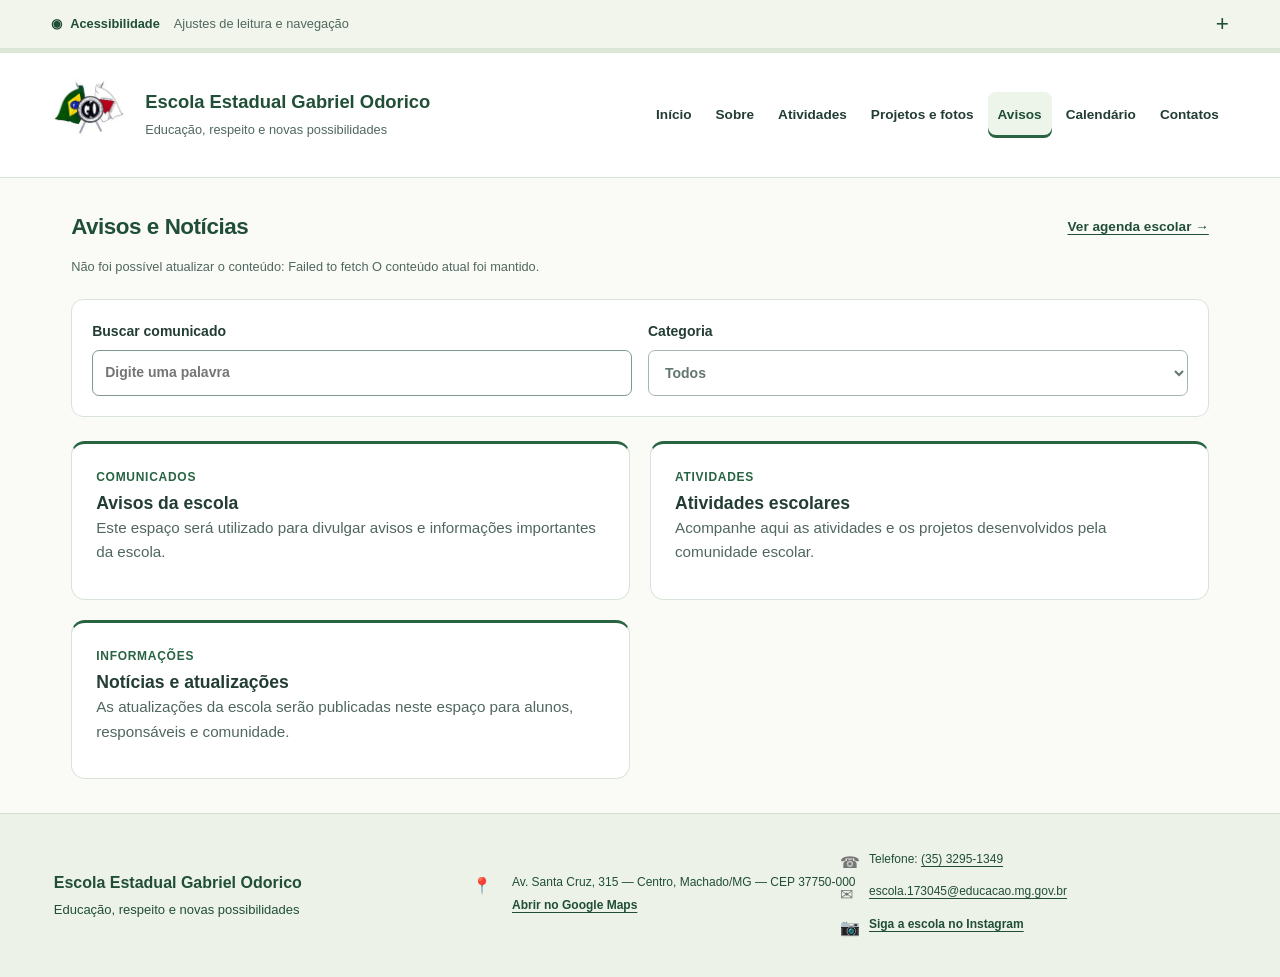
<file: site-escola-gabriel-odorico-planilha-agenda/site-escola-gabriel-odorico-main/noticias.html>
<!DOCTYPE html>
<html lang="pt-BR">

<head>
    <meta charset="UTF-8">
    <meta name="viewport" content="width=device-width, initial-scale=1.0">
    <meta name="description" content="Acompanhe avisos e notícias da Escola Estadual Gabriel Odorico.">
    <title>Avisos e Notícias | Escola Estadual Gabriel Odorico</title>
    <link rel="stylesheet" href="style.css?v=20261108-contatos-a11y">
</head>

<body>
    <a class="pular-conteudo" href="#conteudo">Pular para o conteúdo</a>
    <details class="painel-acessibilidade" id="preferenciasAcessibilidade">
        <summary aria-controls="opcoesAcessibilidade"><span class="titulo-painel-acessibilidade"><span aria-hidden="true">◉</span> Acessibilidade</span><span class="resumo-acessibilidade">Ajustes de leitura e navegação</span><span class="indicador-painel" aria-hidden="true">+</span></summary>
        <div class="acessibilidade" id="opcoesAcessibilidade" role="group" aria-label="Preferências de acessibilidade">
            <div class="acoes-acessibilidade"><button type="button" id="restaurarPreferencias">Restaurar preferências</button><button type="button" id="fecharAcessibilidade">Fechar opções <span aria-hidden="true">×</span></button></div>
            <div class="grupo-acessibilidade"><span>Tamanho do texto</span><div>
                <button type="button" id="diminuirFonte" aria-label="Diminuir tamanho do texto">A−</button>
                <output id="escalaFonte" aria-label="Tamanho atual do texto">100%</output>
                <button type="button" id="aumentarFonte" aria-label="Aumentar tamanho do texto">A+</button>
                <button type="button" id="restaurarFonte">Texto normal</button>
            </div></div>
            <div class="opcoes-acessibilidade">
                <button type="button" id="altoContraste" aria-pressed="false">Alto contraste</button>
                <button type="button" id="coresAcessiveis" aria-pressed="false">Cores alternativas</button>
                <button type="button" id="reduzirAnimacoes" aria-pressed="false">Reduzir movimentos</button>
                <button type="button" id="espacarTexto" aria-pressed="false">Mais espaço no texto</button>
                <button type="button" id="destacarLinks" aria-pressed="false">Destacar links</button>
            </div>
            <p class="ajuda-acessibilidade">Use Tab para navegar, Enter para ativar e Esc para fechar os controles. Suas preferências ficam salvas neste navegador.</p>
            <span class="status-acessibilidade" id="statusAcessibilidade" role="status" aria-live="polite"></span>
        </div>
    </details>

    <header class="cabecalho">
        <div class="logo">
            <img src="515514932_17965787864923751_4791740859324778420_n.jpg" alt="Brasão da Escola Estadual Gabriel Odorico">
        </div>
        <div class="identidade">
            <h1>Escola Estadual Gabriel Odorico</h1>
            <p>Educação, respeito e novas possibilidades</p>
        </div>
        <button class="menu-mobile" id="menuMobile" aria-label="Abrir menu" aria-expanded="false">☰</button>
        <nav class="menu" id="menu" aria-label="Navegação principal">
            <a href="index.html">Início</a>
            <a href="sobre.html">Sobre</a>
            <a href="atividades.html">Atividades</a>
            <a href="projetos.html">Projetos e fotos</a>
            <a href="noticias.html" class="ativo" aria-current="page">Avisos</a>
            <a href="calendario.html">Calendário</a>
            <a href="contatos.html">Contatos</a>
        </nav>
    </header>

    <main class="container" id="conteudo" tabindex="-1">
        <section class="noticias-section" id="avisos">
            <div class="titulo-secao">
                <h2>Avisos e Notícias</h2>
                <a href="calendario.html">Ver agenda escolar →</a>
            </div>
            <p class="feed-status" id="feedStatus" role="status" aria-live="polite"></p>
            <div class="filtros-noticias">
                <label>Buscar comunicado<input id="buscaNoticias" type="search" placeholder="Digite uma palavra" disabled></label>
                <label>Categoria<select id="tipoNoticia" disabled><option value="">Todos</option><option value="aviso">Avisos</option><option value="noticia">Notícias</option></select></label>
            </div>
            <div class="noticias">
                <article class="noticia">
                    <div class="imagem-placeholder" aria-hidden="true"></div>
                    <div class="noticia-conteudo">
                        <small>Comunicados</small>
                        <h3>Avisos da escola</h3>
                        <p>Este espaço será utilizado para divulgar avisos e informações importantes da escola.</p>
                    </div>
                </article>
                <article class="noticia">
                    <div class="imagem-placeholder" aria-hidden="true"></div>
                    <div class="noticia-conteudo">
                        <small>Atividades</small>
                        <h3>Atividades escolares</h3>
                        <p>Acompanhe aqui as atividades e os projetos desenvolvidos pela comunidade escolar.</p>
                    </div>
                </article>
                <article class="noticia">
                    <div class="imagem-placeholder" aria-hidden="true"></div>
                    <div class="noticia-conteudo">
                        <small>Informações</small>
                        <h3>Notícias e atualizações</h3>
                        <p>As atualizações da escola serão publicadas neste espaço para alunos, responsáveis e comunidade.</p>
                    </div>
                </article>
            </div>
        </section>
    </main>

    <footer class="rodape" id="contato">
        <div class="rodape-escola">
            <h3>Escola Estadual Gabriel Odorico</h3>
            <p>Educação, respeito e novas possibilidades</p>
        </div>
        <div class="rodape-endereco">
            <span class="icone-localizacao" aria-hidden="true">📍</span>
            <div class="endereco-texto">
                <p>Av. Santa Cruz, 315 — Centro, Machado/MG — CEP 37750-000</p>
                <a class="link-mapa" href="https://www.google.com/maps/search/?api=1&amp;query=Av.+Santa+Cruz+315+Machado+MG" target="_blank" rel="noopener noreferrer">Abrir no Google Maps</a>
            </div>
        </div>
        <div class="rodape-contato">
            <div class="contato-item"><span aria-hidden="true">☎</span><p>Telefone: <a href="tel:+553532951349">(35) 3295-1349</a></p></div>
            <div class="contato-item"><span aria-hidden="true">✉</span><p><a href="mailto:escola.173045@educacao.mg.gov.br">escola.173045@educacao.mg.gov.br</a></p></div>
            <div class="contato-item"><span aria-hidden="true">📷</span><a class="link-instagram" href="https://www.instagram.com/eegabrielodorico/" target="_blank" rel="noopener noreferrer">Siga a escola no Instagram</a></div>
        </div>

    </footer>

<script src="config.js"></script>
    <script src="script.js?v=20261108-contatos-a11y"></script>
</body>

</html>
</file>
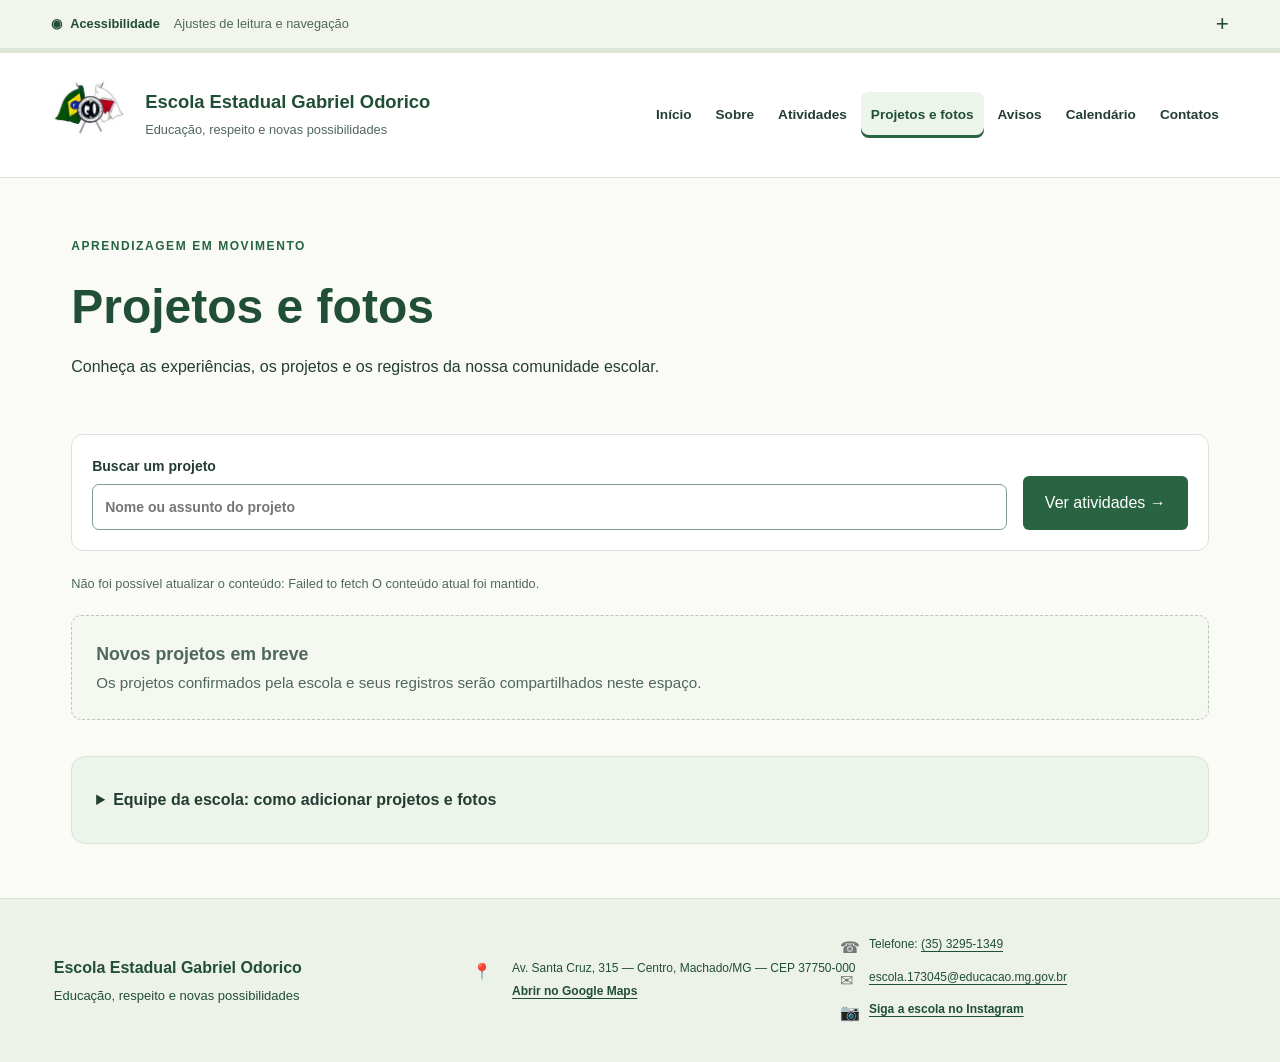
<file: site-escola-gabriel-odorico-planilha-agenda/site-escola-gabriel-odorico-main/projetos.html>
<!DOCTYPE html>
<html lang="pt-BR">

<head>
    <meta charset="UTF-8">
    <meta name="viewport" content="width=device-width, initial-scale=1.0">
    <meta name="description" content="Conheça projetos e atividades da Escola Estadual Gabriel Odorico.">
    <title>Projetos e fotos | Escola Estadual Gabriel Odorico</title>
    <link rel="stylesheet" href="style.css?v=20261108-contatos-a11y">
</head>

<body>
    <a class="pular-conteudo" href="#conteudo">Pular para o conteúdo</a>
    <details class="painel-acessibilidade" id="preferenciasAcessibilidade">
        <summary aria-controls="opcoesAcessibilidade"><span class="titulo-painel-acessibilidade"><span aria-hidden="true">◉</span> Acessibilidade</span><span class="resumo-acessibilidade">Ajustes de leitura e navegação</span><span class="indicador-painel" aria-hidden="true">+</span></summary>
        <div class="acessibilidade" id="opcoesAcessibilidade" role="group" aria-label="Preferências de acessibilidade">
            <div class="acoes-acessibilidade"><button type="button" id="restaurarPreferencias">Restaurar preferências</button><button type="button" id="fecharAcessibilidade">Fechar opções <span aria-hidden="true">×</span></button></div>
            <div class="grupo-acessibilidade"><span>Tamanho do texto</span><div>
                <button type="button" id="diminuirFonte" aria-label="Diminuir tamanho do texto">A−</button>
                <output id="escalaFonte" aria-label="Tamanho atual do texto">100%</output>
                <button type="button" id="aumentarFonte" aria-label="Aumentar tamanho do texto">A+</button>
                <button type="button" id="restaurarFonte">Texto normal</button>
            </div></div>
            <div class="opcoes-acessibilidade">
                <button type="button" id="altoContraste" aria-pressed="false">Alto contraste</button>
                <button type="button" id="coresAcessiveis" aria-pressed="false">Cores alternativas</button>
                <button type="button" id="reduzirAnimacoes" aria-pressed="false">Reduzir movimentos</button>
                <button type="button" id="espacarTexto" aria-pressed="false">Mais espaço no texto</button>
                <button type="button" id="destacarLinks" aria-pressed="false">Destacar links</button>
            </div>
            <p class="ajuda-acessibilidade">Use Tab para navegar, Enter para ativar e Esc para fechar os controles. Suas preferências ficam salvas neste navegador.</p>
            <span class="status-acessibilidade" id="statusAcessibilidade" role="status" aria-live="polite"></span>
        </div>
    </details>

    <header class="cabecalho">
        <div class="logo">
            <img src="515514932_17965787864923751_4791740859324778420_n.jpg" alt="Brasão da Escola Estadual Gabriel Odorico">
        </div>
        <div class="identidade">
            <h1>Escola Estadual Gabriel Odorico</h1>
            <p>Educação, respeito e novas possibilidades</p>
        </div>
        <button class="menu-mobile" id="menuMobile" aria-label="Abrir menu" aria-expanded="false">☰</button>
        <nav class="menu" id="menu" aria-label="Navegação principal">
            <a href="index.html">Início</a>
            <a href="sobre.html">Sobre</a>
            <a href="atividades.html">Atividades</a>
            <a href="projetos.html" class="ativo" aria-current="page">Projetos e fotos</a>
            <a href="noticias.html">Avisos</a>
            <a href="calendario.html">Calendário</a>
            <a href="contatos.html">Contatos</a>
        </nav>
    </header>

    <main class="container pagina-projetos" id="conteudo" tabindex="-1">
        <header class="cabecalho-pagina">
            <span class="sobretitulo">APRENDIZAGEM EM MOVIMENTO</span>
            <h2>Projetos e fotos</h2>
            <p>Conheça as experiências, os projetos e os registros da nossa comunidade escolar.</p>
        </header>
        <div class="filtros-noticias filtros-projetos">
            <label for="buscaProjetos">Buscar um projeto<input id="buscaProjetos" type="search" placeholder="Nome ou assunto do projeto" disabled></label>
            <a class="botao botao-projetos" href="atividades.html">Ver atividades →</a>
        </div>
        <p class="feed-status" id="projetosStatus" role="status" aria-live="polite"></p>
        <p id="resultadoProjetos" class="contador-projetos" role="status" aria-live="polite"></p>
        <div class="grade-projetos" id="listaProjetos">
            <div class="estado-vazio"><h3>Novos projetos em breve</h3><p>Os projetos confirmados pela escola e seus registros serão compartilhados neste espaço.</p></div>
        </div>
        <details class="orientacoes-projetos">
            <summary>Equipe da escola: como adicionar projetos e fotos</summary>
            <p>O cadastro é feito na planilha da escola. Para editar, entre na conta com permissão de edição.</p>
            <ol>
                <li>Crie um álbum no Google Fotos ou uma pasta no Drive e copie um link que possa ser visualizado pela comunidade.</li>
                <li>Na aba <strong>Conteudos</strong>, adicione uma linha com <strong>tipo = projeto</strong>, título e descrição. A data e o local são opcionais.</li>
                <li>Cole o endereço do álbum em <strong>link</strong>. Para mostrar fotos dentro do site, preencha <strong>fotos</strong> com URLs HTTPS diretas de imagens, uma por linha, e descreva-as em <strong>texto_fotos</strong>, na mesma ordem.</li>
                <li>Revise e escolha <strong>publicado = sim</strong>. Depois de a versão do site ser aprovada e publicada, basta recarregar a página para conferir o conteúdo.</li>
            </ol>
            <p>Links de compartilhamento de álbuns e pastas devem ficar em <strong>link</strong>; eles não são URLs diretas de imagem. O site oferece um botão para abrir o álbum.</p>
            <a class="botao" href="https://docs.google.com/spreadsheets/d/1v0NMkvACOFMm4YE53ab7Gkg7RZ6dn39lQwNgjyZAlAA/edit#gid=0" target="_blank" rel="noopener noreferrer">Abrir planilha para cadastrar ↗</a>
        </details>
    </main>

    <footer class="rodape" id="contato">
        <div class="rodape-escola">
            <h3>Escola Estadual Gabriel Odorico</h3>
            <p>Educação, respeito e novas possibilidades</p>
        </div>
        <div class="rodape-endereco">
            <span class="icone-localizacao" aria-hidden="true">📍</span>
            <div class="endereco-texto">
                <p>Av. Santa Cruz, 315 — Centro, Machado/MG — CEP 37750-000</p>
                <a class="link-mapa" href="https://www.google.com/maps/search/?api=1&amp;query=Av.+Santa+Cruz+315+Machado+MG" target="_blank" rel="noopener noreferrer">Abrir no Google Maps</a>
            </div>
        </div>
        <div class="rodape-contato">
            <div class="contato-item"><span aria-hidden="true">☎</span><p>Telefone: <a href="tel:+553532951349">(35) 3295-1349</a></p></div>
            <div class="contato-item"><span aria-hidden="true">✉</span><p><a href="mailto:escola.173045@educacao.mg.gov.br">escola.173045@educacao.mg.gov.br</a></p></div>
            <div class="contato-item"><span aria-hidden="true">📷</span><a class="link-instagram" href="https://www.instagram.com/eegabrielodorico/" target="_blank" rel="noopener noreferrer">Siga a escola no Instagram</a></div>
        </div>

    </footer>

<script src="config.js"></script>
    <script src="script.js?v=20261108-contatos-a11y"></script>
</body>

</html>
</file>
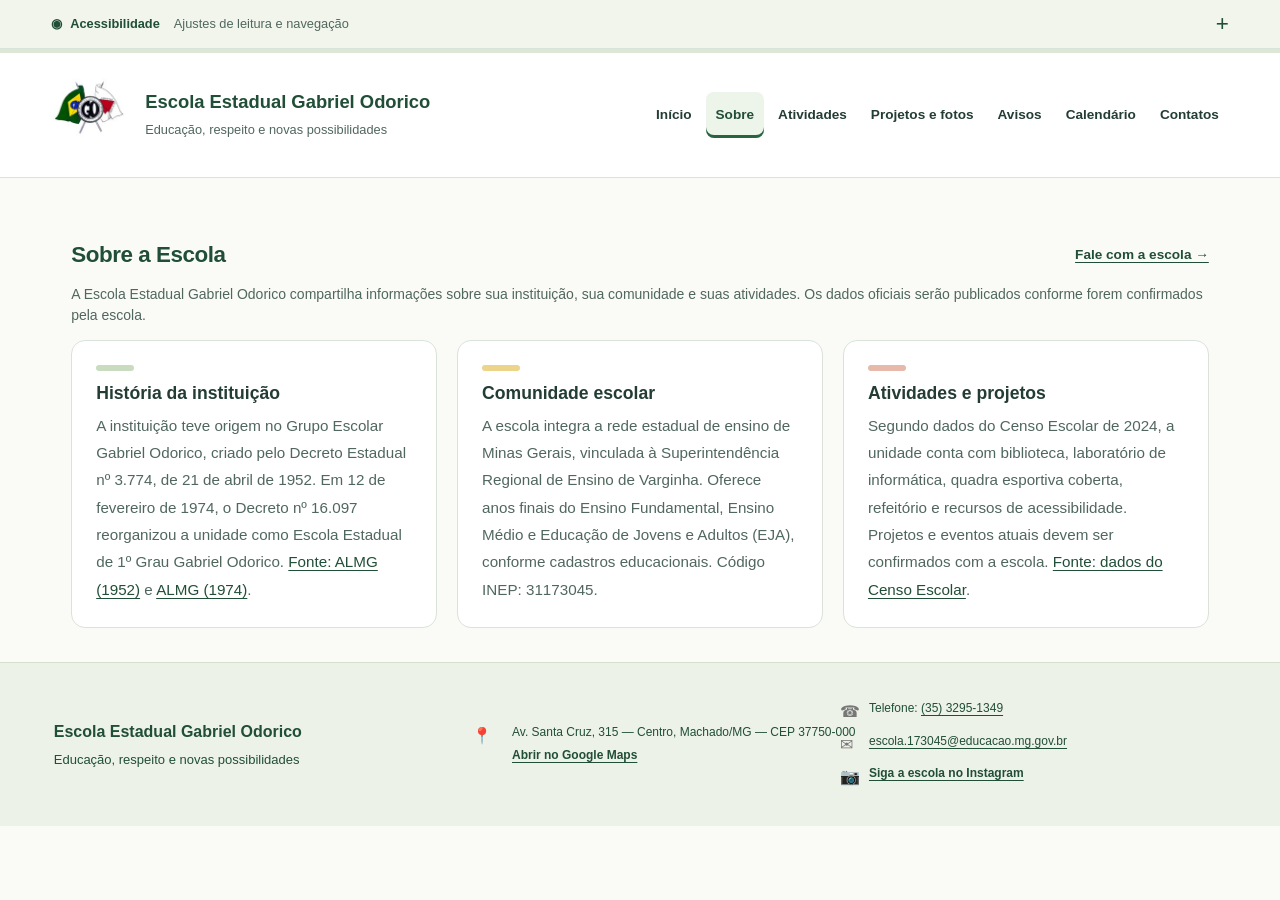
<file: site-escola-gabriel-odorico-planilha-agenda/site-escola-gabriel-odorico-main/sobre.html>
<!DOCTYPE html>
<html lang="pt-BR">

<head>
    <meta charset="UTF-8">
    <meta name="viewport" content="width=device-width, initial-scale=1.0">
    <meta name="description" content="Conheça a Escola Estadual Gabriel Odorico, sua história e informações institucionais.">
    <title>Sobre a Escola | Escola Estadual Gabriel Odorico</title>
    <link rel="stylesheet" href="style.css?v=20261108-contatos-a11y">
</head>

<body>
    <a class="pular-conteudo" href="#conteudo">Pular para o conteúdo</a>
    <details class="painel-acessibilidade" id="preferenciasAcessibilidade">
        <summary aria-controls="opcoesAcessibilidade"><span class="titulo-painel-acessibilidade"><span aria-hidden="true">◉</span> Acessibilidade</span><span class="resumo-acessibilidade">Ajustes de leitura e navegação</span><span class="indicador-painel" aria-hidden="true">+</span></summary>
        <div class="acessibilidade" id="opcoesAcessibilidade" role="group" aria-label="Preferências de acessibilidade">
            <div class="acoes-acessibilidade"><button type="button" id="restaurarPreferencias">Restaurar preferências</button><button type="button" id="fecharAcessibilidade">Fechar opções <span aria-hidden="true">×</span></button></div>
            <div class="grupo-acessibilidade"><span>Tamanho do texto</span><div>
                <button type="button" id="diminuirFonte" aria-label="Diminuir tamanho do texto">A−</button>
                <output id="escalaFonte" aria-label="Tamanho atual do texto">100%</output>
                <button type="button" id="aumentarFonte" aria-label="Aumentar tamanho do texto">A+</button>
                <button type="button" id="restaurarFonte">Texto normal</button>
            </div></div>
            <div class="opcoes-acessibilidade">
                <button type="button" id="altoContraste" aria-pressed="false">Alto contraste</button>
                <button type="button" id="coresAcessiveis" aria-pressed="false">Cores alternativas</button>
                <button type="button" id="reduzirAnimacoes" aria-pressed="false">Reduzir movimentos</button>
                <button type="button" id="espacarTexto" aria-pressed="false">Mais espaço no texto</button>
                <button type="button" id="destacarLinks" aria-pressed="false">Destacar links</button>
            </div>
            <p class="ajuda-acessibilidade">Use Tab para navegar, Enter para ativar e Esc para fechar os controles. Suas preferências ficam salvas neste navegador.</p>
            <span class="status-acessibilidade" id="statusAcessibilidade" role="status" aria-live="polite"></span>
        </div>
    </details>

    <header class="cabecalho">
        <div class="logo">
            <img src="515514932_17965787864923751_4791740859324778420_n.jpg" alt="Brasão da Escola Estadual Gabriel Odorico">
        </div>
        <div class="identidade">
            <h1>Escola Estadual Gabriel Odorico</h1>
            <p>Educação, respeito e novas possibilidades</p>
        </div>
        <button class="menu-mobile" id="menuMobile" aria-label="Abrir menu" aria-expanded="false">☰</button>
        <nav class="menu" id="menu" aria-label="Navegação principal">
            <a href="index.html">Início</a>
            <a href="sobre.html" class="ativo" aria-current="page">Sobre</a>
            <a href="atividades.html">Atividades</a>
            <a href="projetos.html">Projetos e fotos</a>
            <a href="noticias.html">Avisos</a>
            <a href="calendario.html">Calendário</a>
            <a href="contatos.html">Contatos</a>
        </nav>
    </header>

    <main class="container" id="conteudo" tabindex="-1">
        <section class="destaques">
            <div class="titulo-secao">
                <h2>Sobre a Escola</h2>
                <a href="#contato">Fale com a escola →</a>
            </div>
            <p class="sobre-introducao">
                A Escola Estadual Gabriel Odorico compartilha informações sobre sua instituição,
                sua comunidade e suas atividades. Os dados oficiais serão publicados conforme
                forem confirmados pela escola.
            </p>

            <div class="destaques-cards">
                <article class="destaque">
                    <div class="imagem-placeholder" aria-hidden="true"></div>
                    <div class="destaque-conteudo">
                        <h3>História da instituição</h3>
                        <p>A instituição teve origem no Grupo Escolar Gabriel Odorico, criado pelo Decreto Estadual nº 3.774, de 21 de abril de 1952. Em 12 de fevereiro de 1974, o Decreto nº 16.097 reorganizou a unidade como Escola Estadual de 1º Grau Gabriel Odorico. <a href="https://www.almg.gov.br/legislacao-mineira/DEC/3774/1952/" target="_blank" rel="noopener noreferrer">Fonte: ALMG (1952)</a> e <a href="https://www.almg.gov.br/legislacao-mineira/DEC/16097/1974/" target="_blank" rel="noopener noreferrer">ALMG (1974)</a>.</p>
                    </div>
                </article>
                <article class="destaque">
                    <div class="imagem-placeholder" aria-hidden="true"></div>
                    <div class="destaque-conteudo">
                        <h3>Comunidade escolar</h3>
                        <p>A escola integra a rede estadual de ensino de Minas Gerais, vinculada à Superintendência Regional de Ensino de Varginha. Oferece anos finais do Ensino Fundamental, Ensino Médio e Educação de Jovens e Adultos (EJA), conforme cadastros educacionais. Código INEP: 31173045.</p>
                    </div>
                </article>
                <article class="destaque">
                    <div class="imagem-placeholder" aria-hidden="true"></div>
                    <div class="destaque-conteudo">
                        <h3>Atividades e projetos</h3>
                        <p>Segundo dados do Censo Escolar de 2024, a unidade conta com biblioteca, laboratório de informática, quadra esportiva coberta, refeitório e recursos de acessibilidade. Projetos e eventos atuais devem ser confirmados com a escola. <a href="https://www.escol.as/154369-ee-gabriel-odorico" target="_blank" rel="noopener noreferrer">Fonte: dados do Censo Escolar</a>.</p>
                    </div>
                </article>
            </div>
        </section>
    </main>

    <footer class="rodape" id="contato">
        <div class="rodape-escola">
            <h3>Escola Estadual Gabriel Odorico</h3>
            <p>Educação, respeito e novas possibilidades</p>
        </div>
        <div class="rodape-endereco">
            <span class="icone-localizacao" aria-hidden="true">📍</span>
            <div class="endereco-texto">
                <p>Av. Santa Cruz, 315 — Centro, Machado/MG — CEP 37750-000</p>
                <a class="link-mapa" href="https://www.google.com/maps/search/?api=1&amp;query=Av.+Santa+Cruz+315+Machado+MG" target="_blank" rel="noopener noreferrer">Abrir no Google Maps</a>
            </div>
        </div>
        <div class="rodape-contato">
            <div class="contato-item"><span aria-hidden="true">☎</span><p>Telefone: <a href="tel:+553532951349">(35) 3295-1349</a></p></div>
            <div class="contato-item"><span aria-hidden="true">✉</span><p><a href="mailto:escola.173045@educacao.mg.gov.br">escola.173045@educacao.mg.gov.br</a></p></div>
            <div class="contato-item"><span aria-hidden="true">📷</span><a class="link-instagram" href="https://www.instagram.com/eegabrielodorico/" target="_blank" rel="noopener noreferrer">Siga a escola no Instagram</a></div>
        </div>

    </footer>

<script src="config.js"></script>
    <script src="script.js?v=20261108-contatos-a11y"></script>
</body>

</html>
</file>
<file: site-escola-gabriel-odorico-planilha-agenda/site-escola-gabriel-odorico-main/style.css>
/* CONFIGURAÇÕES GERAIS */

* {
    margin: 0;
    padding: 0;
    box-sizing: border-box;
}

html {
    scroll-behavior: smooth;
}

body {
    font-family: Arial, Helvetica, sans-serif;
    color: #222;
    background-color: #f7f7f7;
}

body.alto-contraste,
body.alto-contraste * {
    color: #fff !important;
    background-color: #000 !important;
    border-color: #fff !important;
}

body.alto-contraste a {
    text-decoration: underline;
}

a:focus-visible,
button:focus-visible {
    outline: 3px solid #155eef;
    outline-offset: 3px;
}

.pular-conteudo {
    position: absolute;
    top: -100px;
    left: 12px;
    z-index: 10;
    padding: 10px 14px;
    background: #fff;
    color: #222;
}

.pular-conteudo:focus {
    top: 12px;
}

a {
    text-decoration: none;
    color: inherit;
}

.container {
    max-width: 1400px;
    margin: auto;
    padding: 20px 4% 10px;
}


/* CABEÇALHO */

.cabecalho {
    display: flex;
    align-items: center;
    justify-content: space-between;
    gap: 20px;
    padding: 12px 4%;
    background-color: white;
    border-bottom: 1px solid #ddd;
}

.logo img {
    width: 120px;
    height: 65px;
    object-fit: contain;
}

.identidade {
    flex: 1;
}

.identidade h1 {
    font-size: 1.4375rem;
    margin-bottom: 5px;
}

.identidade p {
    color: #666;
    font-size: 0.875rem;
}

.menu {
    display: flex;
    align-items: center;
    gap: 8px;
}

.menu a {
    padding: 12px 15px;
    font-size: 0.875rem;
    border-radius: 4px;
}

.menu a:hover,
.menu .ativo {
    background-color: #e5e5e5;
}

.menu-mobile {
    display: none;
    background: none;
    border: none;
    font-size: 1.75rem;
    cursor: pointer;
}


/* BANNER PRINCIPAL */

.banner {
    display: flex;
    align-items: center;
    justify-content: space-between;
    gap: 40px;
    padding: 35px 7%;
    background-color: #dfe0e3;
}

.banner-texto {
    flex: 1;
}

.banner-texto h2 {
    font-size: 2.25rem;
    margin-bottom: 15px;
}

.banner-texto p {
    font-size: 1.125rem;
    line-height: 1.5;
    margin-bottom: 20px;
}

.botao {
    display: inline-block;
    background-color: #555;
    color: white;
    padding: 14px 22px;
    border-radius: 6px;
    transition: 0.3s;
}

.botao:hover {
    background-color: #333;
}

.banner-imagem {
    flex: 1;
}

.banner-imagem img {
    width: 100%;
    height: 240px;
    object-fit: cover;
    border-radius: 5px;
}


/* TÍTULOS DAS SEÇÕES */

.titulo-secao {
    display: flex;
    align-items: center;
    justify-content: space-between;
    gap: 15px;
    margin-bottom: 12px;
}

.titulo-secao h2 {
    font-size: 1.5rem;
}

.titulo-secao a {
    font-size: 0.875rem;
    white-space: nowrap;
}


/* ATALHOS RÁPIDOS */

.atalhos {
    display: grid;
    grid-template-columns: repeat(5, 1fr);
    gap: 12px;
}

.atalho {
    background-color: white;
    border: 1px solid #ccc;
    border-radius: 5px;
    padding: 20px 12px;
    text-align: center;
    transition: 0.3s;
}

.atalho:hover {
    transform: translateY(-4px);
    box-shadow: 0 4px 10px #00000015;
}

.icone {
    display: block;
    font-size: 2.1875rem;
    margin-bottom: 10px;
}

.atalho h3 {
    font-size: 1.125rem;
    margin-bottom: 8px;
}

.atalho p {
    font-size: 0.875rem;
    color: #666;
    margin-bottom: 10px;
}


/* ÁREA PRINCIPAL */

.conteudo-principal {
    display: grid;
    grid-template-columns: minmax(0, 3fr) minmax(260px, 1fr);
    gap: 25px;
}

.coluna-principal {
    min-width: 0;
}


/* AVISOS E NOTÍCIAS */

.noticias {
    display: grid;
    grid-template-columns: repeat(3, minmax(0, 1fr));
    gap: 10px;
}

.feed-status {
    margin: -4px 0 12px;
    color: #555;
    font-size: 0.75rem;
    line-height: 1.4;
}

.noticia {
    display: flex;
    flex-direction: row;
    align-items: flex-start;
    gap: 12px;

    min-width: 0;
    min-height: 145px;

    padding: 12px;

    background-color: white;
    border: 1px solid #ddd;
    border-radius: 4px;
}


/* QUADRADO DAS IMAGENS */

.imagem-placeholder {
    width: 90px;
    height: 65px;

    flex-shrink: 0;

    background-color: #e0e2e5;

    border: 1px solid #bfc2c5;

    position: relative;

    overflow: hidden;
}


/* PRIMEIRA LINHA DIAGONAL */

.imagem-placeholder::before {
    content: "";

    position: absolute;

    width: 140%;
    height: 1px;

    background-color: #b5b8bb;

    top: 50%;
    left: -20%;

    transform: rotate(33deg);
}


/* SEGUNDA LINHA DIAGONAL */

.imagem-placeholder::after {
    content: "";

    position: absolute;

    width: 140%;
    height: 1px;

    background-color: #b5b8bb;

    top: 50%;
    left: -20%;

    transform: rotate(-33deg);
}


/* TEXTO DAS NOTÍCIAS */

.noticia-conteudo {
    display: flex;
    flex-direction: column;

    flex: 1;
    min-width: 0;

    height: 100%;
}

.noticia small {
    display: block;

    color: #777;
    font-size: 0.6875rem;

    margin-bottom: 5px;
}

.noticia h3 {
    font-size: 0.875rem;
    line-height: 1.2;

    margin: 0 0 8px 0;
}

.noticia p {
    color: #666;

    font-size: 0.75rem;
    line-height: 1.35;

    margin-bottom: 8px;
}

.noticia a {
    display: inline-block;

    font-size: 0.75rem;
    font-weight: bold;

    margin-top: auto;
}


/* DESTAQUES DA ESCOLA */

.destaques {
    margin-top: 35px;
    margin-bottom: 0;
}

.sobre-introducao {
    margin: -2px 0 14px;
    color: #555;
    font-size: 0.875rem;
    line-height: 1.5;
}

.destaques-cards {
    display: grid;
    grid-template-columns: repeat(3, minmax(0, 1fr));
    gap: 10px;
}


/* CARD DE DESTAQUE */

.destaque {
    display: flex;
    flex-direction: row;
    align-items: center;

    gap: 12px;

    min-width: 0;
    min-height: 100px;

    padding: 12px;

    background-color: white;
    border: 1px solid #ddd;
    border-radius: 4px;
}


/* QUADRADO DOS DESTAQUES */

.destaque .imagem-placeholder {
    width: 82px;
    height: 70px;

    flex-shrink: 0;
}


/* TEXTO DOS DESTAQUES */

.destaque-conteudo {
    flex: 1;
    min-width: 0;
}

.destaque h3 {
    font-size: 0.875rem;
    line-height: 1.2;

    margin-bottom: 8px;
}

.destaque p {
    color: #666;

    font-size: 0.75rem;
    line-height: 1.35;
}


/* PRÓXIMOS EVENTOS */

.eventos {
    background-color: white;
    border: 1px solid #ddd;
    border-radius: 5px;

    padding: 18px;

    align-self: start;
}

.eventos h2 {
    font-size: 1.3125rem;
    margin-bottom: 15px;
}

.evento {
    display: flex;
    align-items: center;
    gap: 12px;
    padding: 8px 0;
    border-bottom: 1px solid #ddd;
}

.data {
    display: flex;
    flex-direction: column;
    align-items: center;

    min-width: 50px;

    padding: 8px;

    background-color: #eee;
    border: 1px solid #ccc;
}

.data strong {
    font-size: 1.25rem;
}

.data span {
    font-size: 0.75rem;
}

.evento h3 {
    font-size: 0.875rem;
    margin-bottom: 5px;
}

.evento p {
    font-size: 0.8125rem;
    color: #777;
}


/* CALENDÁRIO */

.calendario {
    margin-top: 20px;
}

.calendario h3 {
    margin-bottom: 10px;
}

.calendario p {
    color: #666;

    font-size: 0.875rem;
    line-height: 1.5;

    margin-bottom: 12px;
}

.calendario table {
    width: 100%;
    border-collapse: collapse;
    text-align: center;
    font-size: 0.8125rem;
}

.calendario th,
.calendario td {
    padding: 7px 3px;
}

.calendario th {
    font-weight: bold;
}

.calendario td {
    border: 1px solid #eee;
}

.dia-evento {
    background-color: #777;
    color: white;
    border-radius: 50%;
}

.calendario-pagina {
    max-width: 760px;
    margin: 20px auto;
}

.navegacao-calendario {
    display: grid;
    grid-template-columns: 44px 1fr 44px;
    align-items: center;
    gap: 12px;
    margin-bottom: 12px;
}

.navegacao-calendario h2 {
    margin: 0;
    text-align: center;
    text-transform: capitalize;
}

.seta-calendario {
    width: 42px;
    height: 42px;
    border: 1px solid #ccc;
    border-radius: 50%;
    background: #f7f7f7;
    color: #222;
    font-size: 1.5rem;
    cursor: pointer;
}

.seta-calendario:hover {
    background: #e5e5e5;
}

.calendario-mensal {
    margin-top: 20px;
}

.dias-semana,
.grade-calendario {
    display: grid;
    grid-template-columns: repeat(7, minmax(0, 1fr));
    text-align: center;
}

.dias-semana {
    padding-bottom: 8px;
    color: #666;
    font-size: 0.8125rem;
    font-weight: bold;
}

.grade-calendario {
    gap: 5px;
}

.dia-calendario {
    display: flex;
    min-height: 58px;
    flex-direction: column;
    align-items: center;
    justify-content: center;
    gap: 3px;
    border: 1px solid #eee;
    border-radius: 5px;
    background: #fff;
    font-size: 0.875rem;
}

.dia-calendario.vazio {
    border-color: transparent;
    background: transparent;
}

.dia-calendario.feriado {
    border-color: #777;
    background: #e5e5e5;
    font-weight: bold;
}

.marcador-feriado {
    width: 6px;
    height: 6px;
    border-radius: 50%;
    background: #555;
}

.lista-feriados-mes,
.lista-eventos-escola {
    margin-top: 24px;
}

.lista-feriados-mes h3,
.lista-eventos-escola h3 {
    margin-bottom: 10px;
    font-size: 1.125rem;
}

.feriado-mes {
    padding: 10px 0;
    border-bottom: 1px solid #ddd;
}

.feriado-mes strong {
    display: block;
    margin-bottom: 4px;
}

.feriado-mes p,
#semFeriados {
    color: #666;
    font-size: 0.8125rem;
    line-height: 1.4;
}

#semFeriados {
    margin: 0;
}

body.alto-contraste .dia-calendario.feriado,
body.alto-contraste .seta-calendario {
    border: 1px solid #fff;
}


/* RODAPÉ */

.rodape {
    width: 100%;
    min-height: 70px;

    display: grid;

    grid-template-columns:
        1.45fr
        1fr
        1.2fr;

    align-items: center;

    gap: 25px;

    padding: 8px 4.2%;

    background-color: #d1d2d5;

    border-top: 1px solid #c5c5c5;

    color: #222;
}


/* NOME DA ESCOLA */

.rodape-escola {
    min-width: 0;
}

.rodape-escola h3 {
    font-size: 1rem;
    font-weight: 600;

    margin-bottom: 3px;

    white-space: nowrap;
}

.rodape-escola p {
    font-size: 0.8125rem;
    color: #666;

    white-space: nowrap;
}


/* ENDEREÇO */

.rodape-endereco {
    display: flex;
    align-items: center;

    gap: 12px;

    min-width: 0;
}

.icone-localizacao {
    width: 26px;
    height: 34px;

    flex-shrink: 0;
}

.endereco-texto p {
    font-size: 0.75rem;
    color: #666;

    line-height: 1.5;

    white-space: nowrap;
}

.link-mapa {
    display: inline-block;
    margin-top: 5px;
    color: #333;
    font-size: 0.75rem;
    text-decoration: underline;
}


/* TELEFONE E EMAIL */

.rodape-contato {
    display: flex;
    flex-direction: column;

    gap: 6px;

    min-width: 0;
}

.contato-item {
    display: flex;
    align-items: center;

    gap: 12px;
}

.contato-item span {
    width: 17px;
    flex-shrink: 0;

    color: #777;
}

.contato-item p {
    font-size: 0.75rem;
    color: #666;

    white-space: nowrap;
}

.link-instagram {
    color: #666;
    font-size: 0.75rem;
    text-decoration: underline;
}


/* REDES SOCIAIS */

.rodape-redes {
    display: flex;
    align-items: center;
    justify-content: flex-end;

    gap: 18px;
}

.acessibilidade {
    display: flex;
    align-items: center;
    justify-content: flex-end;
    flex-wrap: wrap;
    gap: 8px;
    padding: 8px 4.2%;
    background: #d1d2d5;
}

.status-acessibilidade {
    color: #333;
    font-size: 0.75rem;
}

.acessibilidade button {
    padding: 6px 10px;
    border: 1px solid #777;
    border-radius: 4px;
    background: #fff;
    color: #222;
    cursor: pointer;
}

.rede-social {
    width: 38px;
    height: 38px;

    display: flex;
    align-items: center;
    justify-content: center;

    flex-shrink: 0;

    border-radius: 50%;

    background-color: #777;
    color: white;

    transition: background-color 0.2s;
}

.rede-social:hover {
    background-color: #555;
}

body.cores-acessiveis .menu a:hover,
body.cores-acessiveis .menu .ativo {
    background-color: #dceeff;
    color: #123b63;
    outline: 2px solid #245b8f;
}

body.cores-acessiveis .botao {
    background-color: #174f7a;
    color: #fff;
    border: 2px solid #103653;
}

body.cores-acessiveis .acessibilidade {
    background-color: #e8f1f8;
}

body.cores-acessiveis .acessibilidade button[aria-pressed="true"] {
    background-color: #174f7a;
    color: #fff;
    border-color: #103653;
}

body.cores-acessiveis .status-acessibilidade {
    color: #123b63;
}

body.cores-acessiveis .dia-calendario.feriado {
    background-color: #fff2b3;
    border: 2px solid #174f7a;
    color: #123b63;
}

body.cores-acessiveis .marcador-feriado {
    width: auto;
    height: auto;
    border-radius: 0;
    background: transparent;
}

body.cores-acessiveis .marcador-feriado::after {
    content: "F";
    font-size: 0.625rem;
    font-weight: bold;
}

body.cores-acessiveis .seta-calendario {
    background-color: #e8f1f8;
    color: #123b63;
    border: 2px solid #174f7a;
}


/* RESPONSIVIDADE PARA TABLETS */

@media (max-width: 1000px) {

    .cabecalho {
        flex-wrap: wrap;
    }

    .menu {
        width: 100%;

        justify-content: center;
        flex-wrap: wrap;
    }

    .atalhos {
        grid-template-columns: repeat(3, 1fr);
    }
.conteudo-principal {
    display: grid;
    grid-template-columns: 3fr 1fr;
    gap: 25px;

    align-items: start;
}

    .eventos {
        width: 100%;
    }

    .rodape {
        grid-template-columns: 1fr 1fr;

        gap: 18px;

        padding: 20px 4%;
    }

    .rodape-redes {
        justify-content: flex-start;
    }

}


/* RESPONSIVIDADE PARA CELULARES */

@media (max-width: 600px) {

    /* CABEÇALHO */

    .cabecalho {
        gap: 10px;
    }

    .logo img {
        width: 65px;
        height: 50px;
    }

    .identidade h1 {
        font-size: 1rem;
    }

    .identidade p {
        font-size: 0.75rem;
    }

    .menu-mobile {
        display: block;
    }

    .menu {
        display: none;

        flex-direction: column;
        align-items: stretch;
    }

    .menu.aberto {
        display: flex;
    }

    .menu a {
        text-align: center;
    }


    /* BANNER */

    .banner {
        flex-direction: column;

        padding: 30px 5%;

        gap: 20px;
    }

    .banner-texto h2 {
        font-size: 1.6875rem;
    }

    .banner-texto p {
        font-size: 1rem;
    }

    .banner-imagem img {
        height: 180px;
    }


    /* ATALHOS */

    .atalhos {
        grid-template-columns: repeat(2, 1fr);
    }


    /* NOTÍCIAS */

    .noticias {
        grid-template-columns: 1fr;
    }

    .noticia {
        min-height: 120px;
    }

    .noticia .imagem-placeholder {
        width: 100px;
        height: 70px;
    }


    /* DESTAQUES */

    .destaques-cards {
        grid-template-columns: 1fr;
    }

    .destaque {
        min-height: 100px;
    }


    /* TÍTULOS */

    .titulo-secao h2 {
        font-size: 1.25rem;
    }

    .titulo-secao a {
        font-size: 0.75rem;
    }


    /* RODAPÉ */

    .rodape {
        grid-template-columns: 1fr;

        gap: 20px;

        padding: 25px 6%;
    }

    .rodape-escola h3,
    .rodape-escola p,
    .endereco-texto p,
    .contato-item p {
        white-space: normal;
    }

    .rodape-redes {
        justify-content: center;
    }

    .calendario-pagina {
        padding: 14px;
    }

    .navegacao-calendario {
        grid-template-columns: 38px 1fr 38px;
        gap: 7px;
    }

    .seta-calendario {
        width: 36px;
        height: 36px;
        font-size: 1.25rem;
    }

    .dias-semana {
        font-size: 0.6875rem;
    }

    .grade-calendario {
        gap: 3px;
    }

    .dia-calendario {
        min-height: 44px;
        font-size: 0.75rem;
    }

}

/* AJUSTE DO CALENDÁRIO */

.calendario {
    margin-top: 12px;
}

.calendario h3 {
    margin-bottom: 5px;
}

.calendario p {
    margin-bottom: 5px;
}

.calendario table {
    width: 100%;
    border-collapse: collapse;
    table-layout: fixed;
}

.calendario th,
.calendario td {
    text-align: center;
    padding: 4px 2px;
    font-size: 0.8125rem;
    height: 27px;
}

.calendario td {
    border: 1px solid #eee;
}

.calendario th {
    font-weight: bold;
}

.eventos {
    padding: 14px;
}

/* IDENTIDADE VISUAL E ACESSIBILIDADE */

:root {
    color-scheme: light;
    --cor-texto: #203432;
    --cor-secundaria: #526561;
    --cor-fundo: #f3f1eb;
    --cor-superficie: #fff;
    --cor-borda: #d3d9d4;
    --cor-destaque: #17645c;
    --cor-destaque-escura: #104b46;
    --cor-acento: #f0b35d;
}

body {
    color: var(--cor-texto);
    background: var(--cor-fundo);
    line-height: 1.55;
}

.cabecalho {
    position: relative;
    gap: 24px;
    background: var(--cor-superficie);
    border-color: var(--cor-borda);
}

.logo img {
    width: 96px;
    height: 66px;
}

.identidade h1 {
    color: var(--cor-destaque-escura);
}

.identidade p,
.atalho p,
.sobre-introducao,
.noticia p,
.destaque p {
    color: var(--cor-secundaria);
}

.menu {
    gap: 4px;
}

.menu a {
    border-radius: 999px;
    font-weight: 600;
}

.menu a:hover,
.menu .ativo {
    color: var(--cor-destaque-escura);
    background: #e3efea;
}

.banner {
    position: relative;
    overflow: hidden;
    gap: 56px;
    padding: 52px max(7%, calc((100% - 1240px) / 2));
    color: #fff;
    background: var(--cor-destaque-escura);
}

.banner::before {
    position: absolute;
    right: -80px;
    bottom: -180px;
    width: 420px;
    height: 420px;
    border: 1px solid #ffffff26;
    border-radius: 50%;
    content: "";
}

.banner-texto,
.banner-imagem {
    position: relative;
    z-index: 1;
}

.banner-texto h2 {
    max-width: 620px;
    font-size: clamp(1.875rem, 4vw, 3rem);
    line-height: 1.12;
}

.banner-texto p {
    max-width: 480px;
    color: #e0eeea;
}

.banner .botao {
    color: #173a35;
    background: var(--cor-acento);
    font-weight: 700;
}

.banner .botao:hover {
    background: #ffd18b;
}

.banner-imagem img {
    height: clamp(220px, 28vw, 340px);
    border-radius: 18px;
    box-shadow: 0 18px 45px #061f1d55;
}

.container {
    max-width: 1240px;
    padding-top: 30px;
    padding-bottom: 20px;
}

.titulo-secao {
    margin-bottom: 16px;
}

.titulo-secao h2,
.eventos h2 {
    color: var(--cor-destaque-escura);
}

.titulo-secao a,
.noticia a,
.link-mapa,
.link-instagram {
    color: var(--cor-destaque-escura);
    font-weight: 700;
}

.atalhos {
    grid-template-columns: repeat(3, minmax(0, 1fr));
    gap: 16px;
}

.atalho {
    display: grid;
    grid-template-columns: 48px 1fr;
    align-items: center;
    column-gap: 14px;
    padding: 18px;
    text-align: left;
    background: var(--cor-superficie);
    border: 1px solid var(--cor-borda);
    border-radius: 12px;
}

.atalho .icone {
    display: grid;
    grid-row: span 3;
    place-items: center;
    width: 48px;
    height: 48px;
    margin: 0;
    color: var(--cor-destaque-escura);
    background: #e5f0ec;
    border-radius: 12px;
    font-size: 1.5625rem;
}

.atalho h3 {
    margin: 0;
}

.atalho p {
    margin: 2px 0 6px;
}

.atalho-link {
    color: var(--cor-destaque);
    font-size: 0.8125rem;
    font-weight: 700;
}

.conteudo-principal {
    grid-template-columns: minmax(0, 1fr) 290px;
    gap: 32px;
}

.noticias-section,
.destaques,
.eventos {
    min-width: 0;
}

.carrossel-noticias .noticias {
    display: flex;
    gap: 16px;
    overflow-x: auto;
    padding: 2px 2px 12px;
    scroll-behavior: smooth;
    scroll-snap-type: x mandatory;
    scrollbar-color: var(--cor-destaque) #dfe7e2;
}

.carrossel-noticias .noticia {
    flex: 0 0 calc((100% - 16px) / 2);
    flex-direction: column;
    gap: 0;
    min-height: 0;
    padding: 0;
    overflow: hidden;
    background: var(--cor-superficie);
    border: 1px solid var(--cor-borda);
    border-radius: 12px;
    scroll-snap-align: start;
}

.imagem-noticia {
    display: block;
    width: 100%;
    height: 160px;
    object-fit: cover;
    background: #dbe7e1;
}

.imagem-noticia-alternativa {
    object-position: 70% center;
    filter: saturate(.8) brightness(.92);
}

.imagem-noticia-comunidade {
    object-position: 35% center;
    filter: saturate(1.12) brightness(.88);
}

.carrossel-noticias .noticia-conteudo {
    gap: 5px;
    height: auto;
    min-height: 175px;
    padding: 18px;
}

.noticia small {
    color: var(--cor-destaque);
    font-size: 0.75rem;
    font-weight: 700;
    text-transform: uppercase;
    letter-spacing: .06em;
}

.noticia h3 {
    margin-bottom: 0;
    font-size: 1.125rem;
}

.noticia p {
    margin-bottom: 10px;
    font-size: 0.875rem;
    line-height: 1.5;
}

.noticia a {
    margin-top: auto;
    font-size: 0.875rem;
}

.controles-carrossel {
    display: flex;
    align-items: center;
    justify-content: space-between;
    gap: 12px;
    padding-top: 6px;
    color: var(--cor-secundaria);
    font-size: 0.8125rem;
}

.botoes-carrossel {
    display: flex;
    gap: 8px;
}

.botoes-carrossel button {
    width: 42px;
    height: 42px;
    color: var(--cor-destaque-escura);
    background: var(--cor-superficie);
    border: 1px solid var(--cor-borda);
    border-radius: 50%;
    cursor: pointer;
    font-size: 1.25rem;
}

.botoes-carrossel button:hover:not(:disabled) {
    color: #fff;
    background: var(--cor-destaque);
}

.botoes-carrossel button:disabled {
    cursor: not-allowed;
    opacity: .48;
}

.destaques {
    margin-top: 28px;
}

.apresentacao-escola {
    display: grid;
    grid-template-columns: minmax(180px, 1fr) 1.2fr;
    align-items: center;
    gap: 20px;
    padding: 14px;
    background: var(--cor-superficie);
    border: 1px solid var(--cor-borda);
    border-radius: 12px;
}

.apresentacao-escola img {
    display: block;
    width: 100%;
    height: 150px;
    object-fit: cover;
    border-radius: 8px;
}

.apresentacao-escola p {
    max-width: 420px;
    color: var(--cor-secundaria);
    font-size: 1rem;
}

.eventos {
    padding: 20px;
    background: var(--cor-superficie);
    border-color: var(--cor-borda);
    border-radius: 12px;
}

.eventos > p:not(.feed-status) {
    color: var(--cor-secundaria);
    font-size: 0.875rem;
}

.evento {
    gap: 14px;
    padding: 14px 0;
    border-color: var(--cor-borda);
}

.data {
    color: var(--cor-destaque-escura);
    background: #e8f0eb;
    border: 0;
    border-radius: 8px;
}

.evento p {
    color: var(--cor-secundaria);
}

.eventos .botao {
    margin-top: 16px;
    background: var(--cor-destaque);
}

.rodape {
    grid-template-columns: 1.15fr 1fr 1.15fr;
    gap: 32px;
    padding: 28px max(4.2%, calc((100% - 1240px) / 2));
    color: #f4f7f5;
    background: #163d39;
    border: 0;
}

.rodape-escola h3,
.rodape-escola p,
.endereco-texto p,
.contato-item p,
.link-mapa,
.link-instagram {
    color: #e1ece8;
}

.rodape-escola h3 {
    white-space: normal;
}

.rodape-endereco,
.contato-item {
    align-items: flex-start;
}

.icone-localizacao {
    width: 28px;
    height: 34px;
}

.contato-item svg {
    width: 18px;
    height: 18px;
    flex: 0 0 18px;
    color: #f0b35d;
}

.rodape a {
    text-decoration: underline;
    text-underline-offset: 3px;
}

.acessibilidade {
    position: relative;
    z-index: 5;
    justify-content: flex-end;
    gap: 8px;
    padding: 8px 4.2%;
    color: var(--cor-texto);
    background: #e6e9e3;
    border-bottom: 1px solid var(--cor-borda);
}

.acessibilidade-titulo {
    margin-right: auto;
    color: var(--cor-destaque-escura);
    font-size: 0.8125rem;
    font-weight: 700;
}

.acessibilidade button {
    min-height: 36px;
    padding: 6px 11px;
    color: var(--cor-texto);
    background: var(--cor-superficie);
    border-color: #9aa9a2;
    border-radius: 6px;
    font-size: 0.8125rem;
}

.acessibilidade button[aria-pressed="true"] {
    color: #fff;
    background: var(--cor-destaque-escura);
    border-color: var(--cor-destaque-escura);
}

.status-acessibilidade {
    color: var(--cor-texto);
}

body.cores-acessiveis {
    --cor-texto: #172b45;
    --cor-secundaria: #344b67;
    --cor-fundo: #f3f5f8;
    --cor-borda: #74849a;
    --cor-destaque: #174f7a;
    --cor-destaque-escura: #123b63;
    --cor-acento: #f2cf66;
}

body.cores-acessiveis .menu a:hover,
body.cores-acessiveis .menu .ativo {
    color: #123b63;
    background: #dceeff;
    outline: 2px solid #245b8f;
}

body.cores-acessiveis .atalho .icone,
body.cores-acessiveis .data {
    color: #123b63;
    background: #fff2b3;
}

body.reduzir-animacoes *,
body.reduzir-animacoes *::before,
body.reduzir-animacoes *::after {
    scroll-behavior: auto !important;
    animation-duration: .01ms !important;
    animation-iteration-count: 1 !important;
    transition-duration: .01ms !important;
}

@media (max-width: 1000px) {
    .cabecalho {
        flex-wrap: wrap;
    }

    .menu {
        width: 100%;
        justify-content: center;
        flex-wrap: wrap;
    }

    .conteudo-principal {
        grid-template-columns: minmax(0, 1fr) 260px;
    }

    .rodape {
        grid-template-columns: 1fr 1fr;
    }
}

@media (max-width: 700px) {
    .acessibilidade {
        justify-content: flex-start;
        padding: 10px 5%;
    }

    .acessibilidade-titulo {
        flex-basis: 100%;
    }

    .status-acessibilidade {
        flex-basis: 100%;
    }

    .banner {
        flex-direction: column;
        gap: 24px;
        padding: 34px 5%;
    }

    .banner-texto h2 {
        font-size: 2rem;
    }

    .atalhos {
        grid-template-columns: 1fr;
    }

    .conteudo-principal {
        grid-template-columns: 1fr;
        gap: 24px;
    }

    .eventos {
        grid-row: 1;
    }

    .carrossel-noticias .noticia {
        flex-basis: 100%;
    }

    .imagem-noticia {
        height: 190px;
    }

    .apresentacao-escola {
        grid-template-columns: 1fr;
    }

    .apresentacao-escola img {
        height: 190px;
    }

    .rodape {
        grid-template-columns: 1fr;
        gap: 20px;
        padding: 26px 6%;
    }

    .rodape-escola h3,
    .rodape-escola p,
    .endereco-texto p,
    .contato-item p {
        white-space: normal;
    }
}

@media (prefers-reduced-motion: reduce) {
    html {
        scroll-behavior: auto;
    }

    *,
    *::before,
    *::after {
        animation-duration: .01ms !important;
        animation-iteration-count: 1 !important;
        scroll-behavior: auto !important;
        transition-duration: .01ms !important;
    }
}
/* Google Maps integrado ao rodapé */
.rodape-mapa { width: 100%; margin: 22px 0; }
.rodape-mapa h3 { margin: 0 0 12px; }
.rodape-mapa iframe { display: block; width: 100%; max-width: 100%; border: 0; border-radius: 12px; }
.rodape-mapa .link-mapa { display: inline-block; margin-top: 12px; }
@media (max-width: 600px) { .rodape-mapa iframe { height: 270px; } }

/* Datas com eventos publicados na planilha */
.dia-com-evento { outline: 2px solid #1976d2; outline-offset: -2px; position: relative; }
.marcador-evento { color: #1976d2; font-weight: 800; margin-left: 3px; }

/* Refinamentos para desktop e celular */
[hidden] { display: none !important; }
img { max-width: 100%; }
a, button, input, select { -webkit-tap-highlight-color: transparent; }
button, input, select { font: inherit; }
button, .menu a, .contato-card a { min-height: 44px; }
input:focus-visible, select:focus-visible, [tabindex]:focus-visible { outline: 3px solid #155eef; outline-offset: 3px; }
.container { padding-bottom: 40px; }
.cabecalho { box-shadow: 0 3px 16px #163d3908; }
.noticia, .contato-card, .apresentacao-escola { box-shadow: 0 6px 24px #163d3906; }
.noticia p { font-size: 0.9375rem; line-height: 1.6; white-space: pre-line; }
.noticia h3 { font-size: 1.1875rem; line-height: 1.35; }
.noticia-conteudo { overflow-wrap: anywhere; }
.noticias-section > .noticias { grid-template-columns: repeat(2, minmax(0, 1fr)); gap: 20px; }
.noticias-section > .noticias .noticia { flex-direction: column; padding: 24px; border-radius: 14px; border-top: 3px solid var(--cor-destaque); }
.noticias-section > .noticias .imagem-placeholder { display: none; }
.etiqueta { color: var(--cor-destaque-escura); font-size: 0.75rem; font-weight: 700; letter-spacing: .03em; }
.filtros-noticias { display: flex; gap: 16px; margin: 24px 0; padding: 20px; border: 1px solid var(--cor-borda); border-radius: 12px; background: var(--cor-superficie); }
.filtros-noticias label { display: grid; gap: 6px; flex: 1; font-weight: 600; font-size: 0.875rem; min-width: 0; }
.filtros-noticias input, .filtros-noticias select { width: 100%; min-height: 46px; padding: 10px 12px; border: 1px solid #809a91; border-radius: 7px; color: var(--cor-texto); background: var(--cor-superficie); }
.estado-vazio { padding: 24px; color: var(--cor-secundaria); grid-column: 1 / -1; }
.dia-hoje { background: #e3efea; font-weight: 800; border: 2px solid var(--cor-destaque); }
.dia-com-evento { outline-color: var(--cor-destaque); }
.evento p { overflow-wrap: anywhere; }
.cabecalho-pagina { padding: 20px 0 30px; max-width: 700px; }
.cabecalho-pagina h2 { font-size: clamp(2rem, 5vw, 3rem); color: var(--cor-destaque-escura); margin: 8px 0; }
.sobretitulo { color: var(--cor-destaque); font-weight: 700; font-size: 0.75rem; letter-spacing: .13em; }
.contatos-grid { display: grid; grid-template-columns: repeat(2, minmax(0, 1fr)); gap: 20px; margin: 24px 0 40px; }
.contato-card { padding: 28px; border: 1px solid var(--cor-borda); border-radius: 16px; background: var(--cor-superficie); min-width: 0; }
.contato-card h3 { font-size: 1.4375rem; margin: 8px 0; color: var(--cor-destaque-escura); }
.contato-card p { color: var(--cor-secundaria); margin-bottom: 16px; white-space: pre-line; }
.contato-card a { display: block; color: var(--cor-destaque); font-weight: 700; overflow-wrap: anywhere; text-decoration: underline; text-underline-offset: 4px; padding: 8px 0; }
.rodape a, .rodape p { overflow-wrap: anywhere; }
@media (min-width: 1001px) { .cabecalho { gap: 16px; } .menu a { padding: 12px 10px; } .identidade h1 { font-size: 1.25rem; } }
@media (max-width: 700px) {
    .titulo-secao { flex-wrap: wrap; align-items: flex-start; }
    .titulo-secao a { white-space: normal; }
    .noticias-section > .noticias, .contatos-grid { grid-template-columns: 1fr; }
    .filtros-noticias { flex-direction: column; padding: 16px; }
    .contato-card { padding: 22px; }
    .acessibilidade { flex-wrap: wrap; }
    .menu-mobile { min-width: 44px; }
    .banner-texto h2 { font-size: clamp(1.75rem, 7.5vw, 2.375rem); }
    .calendario-pagina { padding: 14px; }
    .navegacao-calendario h2 { font-size: 1.3125rem; }
}
@media (max-width: 400px) {
    .cabecalho { gap: 10px; padding: 12px 4%; }
    .logo img { width: 58px; height: 54px; }
    .identidade h1 { font-size: 1rem; }
    .identidade p { font-size: 0.6875rem; }
    .dia-calendario { min-height: 40px; padding: 4px 1px; }
}

/* Cores do brasão em tons suaves: verde, amarelo e vermelho. */
:root {
    --cor-texto: #233d35;
    --cor-secundaria: #50675e;
    --cor-fundo: #fafbf7;
    --cor-superficie: #fff;
    --cor-borda: #d9e3d9;
    --cor-destaque: #286442;
    --cor-destaque-escura: #204e36;
    --cor-acento: #f2d889;
    --cor-suave: #edf4e9;
    --cor-rosa: #f8e8e3;
}
html { font-size: calc(100% * var(--escala-texto, 1)); scroll-padding-top: 20px; }
body { background: var(--cor-fundo); font-size: 1rem; line-height: 1.65; }
:focus-visible { outline: 3px solid #99520c; outline-offset: 4px; }
#conteudo:focus { outline: none; }
.pular-conteudo { position: fixed; z-index: 100; border-radius: 8px; }
.pular-conteudo:focus { top: 10px; outline: 3px solid #99520c; }
a { text-underline-offset: .2em; }
button, summary, .menu a { touch-action: manipulation; }
button:disabled { cursor: not-allowed; opacity: .55; }
.cabecalho { padding: 22px max(4%, calc((100% - 1280px) / 2)); gap: 18px; border-top: 4px solid #dce8d5; box-shadow: none; }
.logo { flex: 0 0 auto; }
.logo img { width: 76px; height: 72px; }
.identidade h1 { font-size: 1.15rem; line-height: 1.3; }
.identidade p { font-size: .8rem; }
.menu a { border-radius: 8px; padding: 12px 10px; font-size: .85rem; }
.menu .ativo { background: var(--cor-suave); box-shadow: inset 0 -3px var(--cor-destaque); }
.menu-mobile { border-radius: 8px; color: var(--cor-destaque-escura); }
.banner { padding: 52px max(5%, calc((100% - 1240px) / 2)) 58px; gap: 56px; background: linear-gradient(110deg,#edf4e9 0%,#f4f7ed 62%,#faf4de 100%); color: var(--cor-texto); border-bottom: 1px solid var(--cor-borda); }
.banner::before { display: none; }
.banner-texto { flex: 1.08; }
.sobretitulo-banner { display: inline-block; font-size: .7rem; color: var(--cor-destaque-escura); letter-spacing: .14em; font-weight: 700; padding: 7px 13px; border: 1px solid #bfd1b8; border-radius: 50px; margin-bottom: 22px; }
.banner-texto h2 { font-size: clamp(2.15rem,4.1vw,3.5rem); font-weight: 750; line-height: 1.13; letter-spacing: -.035em; color: var(--cor-destaque-escura); max-width: 650px; margin-bottom: 22px; }
.banner-texto p { color: var(--cor-secundaria); font-size: 1rem; max-width: 470px; line-height: 1.8; }
.acoes-banner { display: flex; flex-wrap: wrap; gap: 12px; margin-top: 26px; }
.banner .botao { background: var(--cor-destaque); color: #fff; border: 1px solid var(--cor-destaque); font-size: .9rem; padding: 13px 19px; border-radius: 9px; }
.banner .botao:hover { background: var(--cor-destaque-escura); }
.banner .botao-secundario { color: var(--cor-destaque-escura); background: #ffffffaa; border-color: #aac1a5; }
.banner .botao-secundario:hover { background: #fff; }
.banner-imagem { flex: 1; transform: rotate(-1deg); padding: 9px; border-radius: 22px; background: #fff; border: 1px solid #e1e7da; box-shadow: 0 14px 30px #244e3610; }
.banner-imagem img { display: block; height: clamp(220px,25vw,310px); box-shadow: none; border-radius: 14px; object-position: center; }
.legenda-banner { display: block; font-size: .75rem; color: var(--cor-secundaria); padding: 12px 9px 4px; }
.container { max-width: 1240px; padding-top: 34px; padding-bottom: 34px; }
.titulo-secao h2, .eventos h2 { font-size: 1.4rem; line-height: 1.3; letter-spacing: -.02em; }
.titulo-secao a { font-size: .85rem; text-decoration: underline; }
.atalhos { gap: 20px; }
.atalho { padding: 22px; border-radius: 14px; box-shadow: none; }
.atalho:nth-child(1) { background: #f1f6ed; border-color: #d8e4d2; }
.atalho:nth-child(2) { background: #fcf7e8; border-color: #e9dfbc; }
.atalho:nth-child(3) { background: #fbefeb; border-color: #ebd8d0; }
.atalho .icone { font-size: 1.6rem; background: #ffffffaa; border: 1px solid #ffffff; }
.atalho h3 { font-size: 1.05rem; }
.atalho p { font-size: .85rem; }
.atalho-link { font-size: .8rem; text-decoration: underline; }
.conteudo-principal { margin-top: 8px; gap: 28px; }
.noticia, .contato-card, .apresentacao-escola, .eventos { box-shadow: none; border-color: var(--cor-borda); }
.noticia h3 { font-size: 1.1rem; }
.noticia p, .evento p { font-size: .95rem; }
.feed-status { font-size: .8rem; color: var(--cor-secundaria); margin: 0 0 14px; }
.feed-status:empty { display: none; }
.estado-vazio { border: 1px dashed #b6c8b1; border-radius: 10px; background: #f5f8f0; width: 100%; padding: 24px; font-size: .95rem; }
.carrossel-noticias .estado-vazio { flex: 1 0 100%; }
.eventos { background: #fffef8; padding: 24px; }
.data { color: var(--cor-destaque-escura); background: #edf3e6; }
.destaques-cards { gap: 20px; }
.destaque { flex-direction: column; align-items: flex-start; padding: 24px; border-radius: 14px; border-color: var(--cor-borda); min-height: 180px; }
.destaque .imagem-placeholder { width: 38px; height: 6px; border: 0; border-radius: 4px; background: #c9dcbf; }
.destaque:nth-child(2) .imagem-placeholder { background: #ecd48b; }
.destaque:nth-child(3) .imagem-placeholder { background: #e6b9ab; }
.destaque .imagem-placeholder::before, .destaque .imagem-placeholder::after { display: none; }
.destaque h3 { font-size: 1.1rem; }
.destaque p { font-size: .95rem; line-height: 1.8; }
.destaque p a { text-decoration: underline; color: var(--cor-destaque-escura); }
.rodape { color: var(--cor-texto); background: #edf2e8; border-top: 1px solid #d4dfce; padding-top: 36px; padding-bottom: 36px; }
.rodape-escola h3, .rodape-escola p, .endereco-texto p, .contato-item p, .rodape .link-mapa, .rodape .link-instagram, .rodape a { color: var(--cor-destaque-escura); }
.contato-item svg { color: var(--cor-destaque); }
.rodape-mapa { margin: 0; }
.rodape-mapa iframe { height: 230px; }
.painel-acessibilidade { background: #f1f5ec; border-bottom: 1px solid var(--cor-borda); }
.painel-acessibilidade > summary { cursor: pointer; padding: 10px max(4%, calc((100% - 1280px) / 2)); font-size: .8rem; color: var(--cor-destaque-escura); min-height: 44px; font-weight: 700; }
.resumo-acessibilidade { font-weight: 400; margin-left: 14px; color: var(--cor-secundaria); }
.painel-acessibilidade .acessibilidade { position: static; display: flex; flex-wrap: wrap; justify-content: flex-start; align-items: center; padding: 20px max(4%, calc((100% - 1280px) / 2)); gap: 16px; background: #fff; border-top: 1px solid var(--cor-borda); }
.grupo-acessibilidade { display: grid; gap: 8px; font-size: .85rem; }
.grupo-acessibilidade > div { display: flex; align-items: center; gap: 8px; flex-wrap: wrap; }
.opcoes-acessibilidade { display: flex; flex-wrap: wrap; gap: 8px; }
.acessibilidade button { min-height: 44px; padding: 10px 13px; border: 1px solid #8ba286; font-size: .85rem; color: var(--cor-destaque-escura); background: #fff; }
.acessibilidade button[aria-pressed="true"] { background: var(--cor-destaque-escura); color: #fff; border-width: 2px; }
.acessibilidade output { min-width: 3em; text-align: center; font-variant-numeric: tabular-nums; }
.ajuda-acessibilidade { flex-basis: 100%; font-size: .85rem; color: var(--cor-secundaria); }
.status-acessibilidade { flex-basis: 100%; font-size: .85rem; min-height: 1em; }
body.texto-espacado p, body.texto-espacado li, body.texto-espacado .noticia-conteudo, body.texto-espacado .contato-card { line-height: 2; letter-spacing: .08em; word-spacing: .12em; }
body.links-destacados a { text-decoration: underline !important; text-decoration-thickness: 2px !important; font-weight: 700; }
body.cores-acessiveis { --cor-texto:#172b45; --cor-secundaria:#344b67; --cor-fundo:#f4f6f9; --cor-destaque:#174f7a; --cor-destaque-escura:#123b63; --cor-suave:#e8f0fa; }
body.cores-acessiveis .banner, body.cores-acessiveis .rodape { background: #edf2f9; }
body.cores-acessiveis .atalho { background: #fff6d9; border-color: #9caaba; }
body.cores-acessiveis .data { background: #fff2b3; }
body.texto-ampliado .cabecalho { flex-wrap: wrap; }
body.texto-ampliado .menu { width: 100%; flex-wrap: wrap; }
body.texto-ampliado .banner, body.texto-ampliado .apresentacao-escola { display: flex; flex-direction: column; align-items: stretch; }
body.texto-ampliado .banner-texto h2 { font-size: 2rem; }
body.texto-ampliado .conteudo-principal, body.texto-ampliado .atalhos, body.texto-ampliado .destaques-cards, body.texto-ampliado .contatos-grid, body.texto-ampliado .noticias-section > .noticias { grid-template-columns: minmax(0,1fr); }
body.texto-ampliado .rodape { grid-template-columns: minmax(0,1fr); }
body.alto-contraste, body.alto-contraste * { background: #000 !important; background-image: none !important; color: #fff !important; border-color: #fff !important; box-shadow: none !important; }
body.alto-contraste a { color: #fff281 !important; text-decoration: underline; }
body.alto-contraste :focus-visible { outline-color: #fff281 !important; }
body.alto-contraste button[aria-pressed="true"] { outline: 3px solid #fff281; outline-offset: -4px; }
body.alto-contraste .marcador-feriado { background: #fff !important; }
body.alto-contraste .dia-hoje { outline: 2px dashed #fff281; }
@media (max-width:1000px) { .cabecalho { flex-wrap: wrap; } .menu { justify-content: flex-start; } }
@media (max-width:700px) {
    .banner { padding: 32px 5%; gap: 30px; }
    .banner-texto h2 { font-size: 2.3rem; }
    .banner-imagem { transform: none; width: 100%; }
    .banner-imagem img { height: 230px; }
    .sobretitulo-banner { letter-spacing: .08em; font-size: .65rem; margin-bottom: 18px; }
    .resumo-acessibilidade { display: none; }
    .container { padding-top: 28px; padding-bottom: 24px; }
    .atalhos { gap: 12px; }
    .atalho { padding: 18px; }
    .eventos { grid-row: auto; }
    .rodape { gap: 28px; }
    .destaques-cards { grid-template-columns: minmax(0,1fr); }
    .acessibilidade .opcoes-acessibilidade { display: grid; grid-template-columns: 1fr 1fr; width: 100%; }
    .acessibilidade .opcoes-acessibilidade button { text-align: left; }
}
@media (max-width:600px) {
    .cabecalho { padding: 14px 4%; flex-wrap: wrap; gap: 10px; }
    .identidade { min-width: 0; }
    .identidade h1 { font-size: .95rem; }
    .identidade p { font-size: .7rem; }
    .logo img { width: 52px; height: 54px; }
    .menu { display: none; flex-direction: column; align-items: stretch; }
    .menu.aberto { display: flex; }
    .menu a { text-align: left; font-size: 1rem; }
    .menu-mobile { display: block; min-width: 44px; min-height: 44px; }
    .banner-texto h2 { font-size: 2.15rem; }
    .acoes-banner { gap: 10px; }
    .banner .botao { font-size: .85rem; padding: 12px 14px; }
    .banner-texto p { font-size: .95rem; }
    .contato-card { padding: 22px; }
    .banner-imagem img { height: 200px; }
}
@media (forced-colors:active) { .atalho, .noticia, .evento, .dia-calendario { border: 1px solid CanvasText; } }

/* Projetos e fotos cadastrados na planilha. */
.grade-projetos { display:grid; grid-template-columns:repeat(2,minmax(0,1fr)); gap:24px; margin:22px 0 36px; }
.card-projeto { min-width:0; border:1px solid var(--cor-borda); border-radius:16px; background:var(--cor-superficie); overflow:hidden; }
.card-projeto figure { margin:0; }
.card-projeto figure img { display:block; width:100%; aspect-ratio:16/10; object-fit:cover; }
.foto-projeto-link { display:block; }
.conteudo-projeto { padding:24px; }
.conteudo-projeto h3 { font-size:1.35rem; line-height:1.35; color:var(--cor-destaque-escura); margin:10px 0; overflow-wrap:anywhere; }
.conteudo-projeto p { white-space:pre-line; color:var(--cor-secundaria); overflow-wrap:anywhere; }
.link-album { display:inline-block; padding:12px 0; margin-top:10px; color:var(--cor-destaque-escura); font-weight:700; text-decoration:underline; min-height:44px; }
.fotos-projeto { margin:20px 0 0; }
.fotos-projeto summary, .orientacoes-projetos summary { cursor:pointer; font-weight:700; padding:12px 0; min-height:44px; }
.galeria-projeto { display:grid; grid-template-columns:repeat(2,minmax(0,1fr)); gap:12px; margin:12px 0; }
.galeria-projeto img { border-radius:8px; }
.foto-indisponivel { padding:24px; background:var(--cor-suave); color:var(--cor-secundaria); }
.orientacoes-projetos { padding:18px 24px; border:1px solid var(--cor-borda); border-radius:14px; background:var(--cor-suave); margin-bottom:20px; }
.orientacoes-projetos ol { padding-left:24px; margin:16px 0; }
.orientacoes-projetos li { margin:10px 0; }
.orientacoes-projetos .botao { margin-top:16px; background:var(--cor-destaque); color:#fff; }
.filtros-projetos { align-items:flex-end; }
.filtros-projetos .botao { background:var(--cor-destaque); color:#fff; white-space:nowrap; }
.contador-projetos { font-size:.85rem; color:var(--cor-secundaria); }
body.texto-ampliado .grade-projetos { grid-template-columns:minmax(0,1fr); }
@media (max-width:1150px) and (min-width:601px) { .cabecalho { flex-wrap:wrap; } .menu { width:100%; flex-wrap:wrap; justify-content:center; } }
@media (max-width:700px) { .grade-projetos { grid-template-columns:minmax(0,1fr); gap:20px; } .conteudo-projeto { padding:20px; } .orientacoes-projetos { padding:16px; } .filtros-projetos { align-items:stretch; } }

.slides-projeto { display:flex; overflow-x:auto; scroll-snap-type:x mandatory; scrollbar-width:thin; scrollbar-color:var(--cor-destaque) var(--cor-suave); }
.slides-projeto > figure { flex:0 0 100%; min-width:0; scroll-snap-align:start; }
.slides-projeto .foto-indisponivel { min-height:220px; }
.controles-projeto { display:flex; align-items:center; justify-content:space-between; gap:12px; padding:10px 16px; border-bottom:1px solid var(--cor-borda); font-size:.85rem; }
.controles-projeto button { width:44px; height:44px; border:1px solid #8ba286; background:var(--cor-superficie); color:var(--cor-destaque-escura); border-radius:50%; font-size:1.2rem; cursor:pointer; }

/* Painel nativo: esconder explicitamente o conteúdo quando fechado, inclusive em navegadores móveis. */
.painel-acessibilidade { position:relative; min-width:0; }
.painel-acessibilidade > summary { display:flex; align-items:center; gap:14px; justify-content:space-between; list-style:none; padding-top:12px; padding-bottom:12px; min-height:48px; }
.painel-acessibilidade > summary::-webkit-details-marker { display:none; }
.painel-acessibilidade > summary::marker { content:""; }
.titulo-painel-acessibilidade { display:flex; align-items:center; gap:8px; }
.resumo-acessibilidade { margin-left:0; margin-right:auto; }
.indicador-painel { flex:0 0 auto; font-size:1.4rem; font-weight:400; line-height:1; }
.painel-acessibilidade[open] .indicador-painel { transform:rotate(45deg); }
.painel-acessibilidade:not([open]) > .acessibilidade { display:none; }
.painel-acessibilidade[open] > .acessibilidade { display:grid; grid-template-columns:minmax(0,1fr); gap:18px; min-width:0; max-width:100%; }
.painel-acessibilidade .acessibilidade > * { min-width:0; }
.acoes-acessibilidade { display:flex; flex-wrap:wrap; justify-content:space-between; gap:10px; padding-bottom:14px; border-bottom:1px solid var(--cor-borda); }
.painel-acessibilidade .acessibilidade button { white-space:normal; overflow-wrap:anywhere; max-width:100%; min-height:44px; line-height:1.45; }
.painel-acessibilidade .opcoes-acessibilidade { display:grid; grid-template-columns:repeat(auto-fit,minmax(min(100%,14rem),1fr)); align-items:stretch; gap:10px; width:100%; }
.painel-acessibilidade .opcoes-acessibilidade button { text-align:left; padding:12px 16px; border-radius:8px; }
.painel-acessibilidade .opcoes-acessibilidade button[aria-pressed="true"]::before { content:"✓ "; }
.painel-acessibilidade .grupo-acessibilidade > div { display:flex; flex-wrap:wrap; align-items:center; gap:10px; }
.painel-acessibilidade .status-acessibilidade:empty { display:none; }
.painel-acessibilidade .ajuda-acessibilidade { max-width:75ch; }
.painel-acessibilidade #fecharAcessibilidade { font-weight:700; }
/* Mapa em destaque na página Contatos. */
.canais-contato { grid-template-columns:repeat(3,minmax(0,1fr)); margin-bottom:32px; }
.localizacao-contato { display:grid; grid-template-columns:minmax(260px,.75fr) minmax(0,1.8fr); border:1px solid var(--cor-borda); border-radius:18px; background:var(--cor-superficie); overflow:hidden; margin:8px 0 44px; }
.localizacao-info { min-width:0; padding:32px; align-self:center; }
.localizacao-info h2 { color:var(--cor-destaque-escura); font-size:1.8rem; line-height:1.2; margin:14px 0 16px; }
.localizacao-info p { color:var(--cor-secundaria); }
.localizacao-info address { font-style:normal; line-height:1.85; margin:14px 0 24px; }
.localizacao-info .botao-rota { background:var(--cor-destaque); color:#fff; display:block; text-align:center; padding:14px 16px; font-weight:700; line-height:1.5; }
.link-mapa-completo { display:block; padding:12px 0; text-decoration:underline; color:var(--cor-destaque-escura); font-weight:700; }
.ajuda-mapa { font-size:.8rem; line-height:1.7; margin-top:10px; }
.mapa-contato { min-width:0; background:var(--cor-suave); }
.mapa-contato iframe { display:block; width:100%; height:100%; min-height:520px; border:0; }
body.texto-ampliado .localizacao-contato { grid-template-columns:minmax(0,1fr); }
body.texto-ampliado .canais-contato { grid-template-columns:minmax(0,1fr); }
@media (max-width:850px) {
    .canais-contato { grid-template-columns:minmax(0,1fr); gap:16px; }
    .localizacao-contato { grid-template-columns:minmax(0,1fr); }
    .localizacao-info { padding:24px; }
    .mapa-contato iframe { height:400px; min-height:400px; }
}
@media (max-width:450px) {
    .painel-acessibilidade .acoes-acessibilidade { display:grid; grid-template-columns:minmax(0,1fr); }
    .painel-acessibilidade #fecharAcessibilidade { grid-row:1; }
    .painel-acessibilidade .grupo-acessibilidade > div { display:grid; grid-template-columns:44px minmax(0,1fr) 44px; }
    .painel-acessibilidade #restaurarFonte { grid-column:1/-1; }
    .painel-acessibilidade #diminuirFonte, .painel-acessibilidade #aumentarFonte { padding:8px 2px; }
    .mapa-contato iframe { height:360px; min-height:360px; }
    .localizacao-info { padding:22px; }
}
</file>
